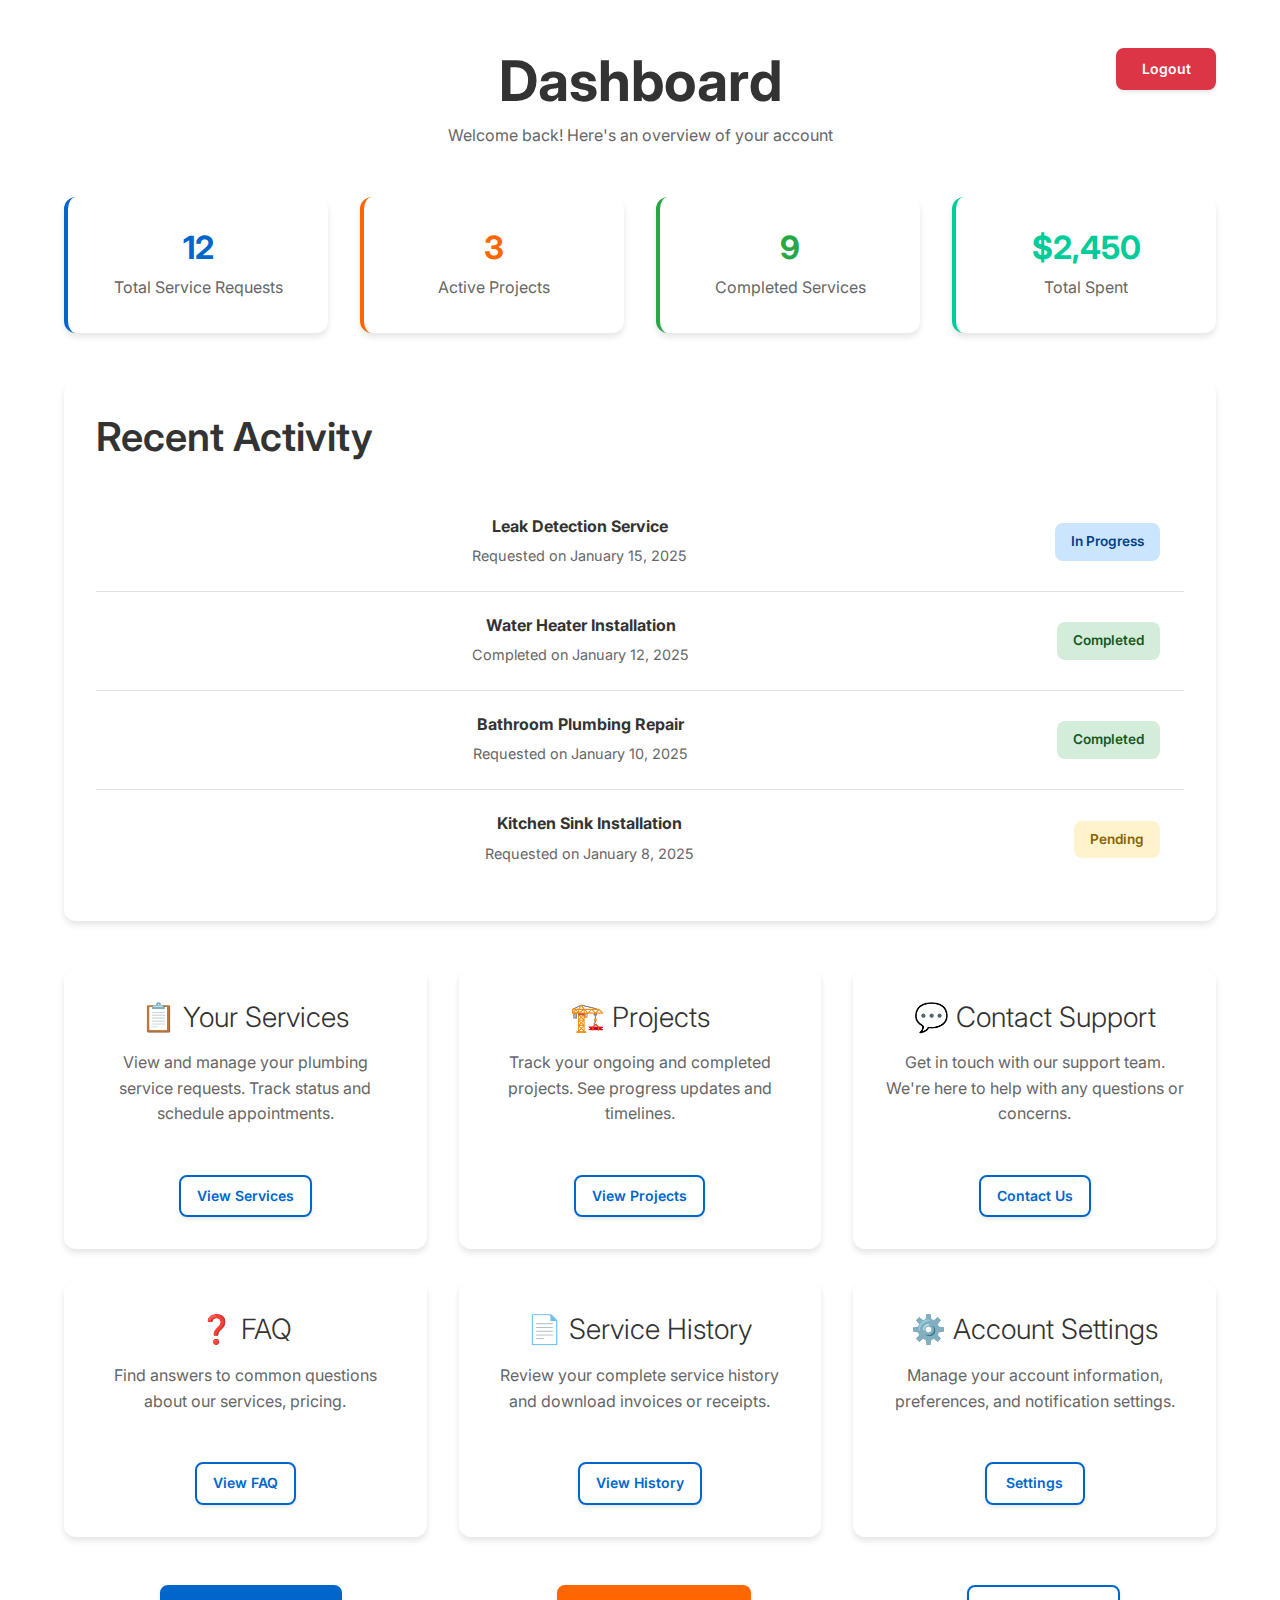
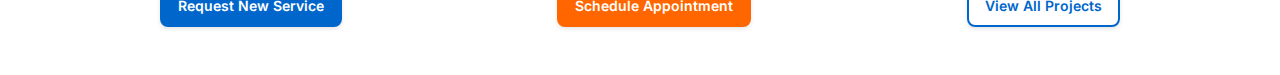
<file: dashboard.html>
<!DOCTYPE html>
<html lang="en">
<head>
    <meta charset="UTF-8">
    <meta name="viewport" content="width=device-width, initial-scale=1.0">
    <meta name="description" content="Dashboard - Professional Plumbing Services">
    <title>Dashboard - Professional Plumbing Services</title>
    <!-- Favicon -->
    <link rel="icon" href="data:image/svg+xml,<svg xmlns='http://www.w3.org/2000/svg' viewBox='0 0 100 100'><rect fill='%230066CC' width='100' height='100' rx='20'/><text x='50' y='70' font-size='60' text-anchor='middle' fill='white'>🔧</text></svg>" type="image/svg+xml">
    <link rel="icon" href="assets/images/favicon.svg" type="image/svg+xml">
    <link rel="apple-touch-icon" href="assets/images/favicon.svg">
    <link rel="preconnect" href="https://fonts.googleapis.com">
    <link rel="preconnect" href="https://fonts.gstatic.com" crossorigin>
    <link href="https://fonts.googleapis.com/css2?family=Inter:wght@300;400;500;600;700&display=swap" rel="stylesheet">
    <link rel="stylesheet" href="assets/css/style.css">
    <style>
        .dashboard-container {
            min-height: 100vh;
            padding: var(--space-xl) var(--space-md);
            max-width: 1200px;
            margin: 0 auto;
            width: 100%;
            box-sizing: border-box;
        }
        .dashboard-header {
            position: relative;
            margin-bottom: var(--space-xl);
            width: 100%;
            text-align: center;
        }
        .dashboard-header > div {
            text-align: center;
        }
        .dashboard-header h1 {
            margin-bottom: var(--space-xs);
            text-align: center;
        }
        .dashboard-header p {
            color: var(--text-light);
            margin: 0;
            text-align: center;
        }
        .dashboard-header .logout-btn {
            position: absolute;
            top: 0;
            right: 0;
            margin: 0;
        }
        .stats-grid {
            display: grid;
            grid-template-columns: repeat(auto-fit, minmax(250px, 1fr));
            gap: var(--space-lg);
            margin-bottom: var(--space-xl);
        }
        .stat-card {
            background: var(--bg-white);
            padding: var(--space-lg);
            border-radius: var(--border-radius-lg);
            box-shadow: var(--shadow-md);
            border-left: 4px solid var(--primary-color);
            transition: var(--transition);
        }
        .stat-card:hover {
            transform: translateY(-4px);
            box-shadow: var(--shadow-lg);
        }
        .stat-card h3 {
            font-size: 2rem;
            font-weight: 700;
            color: var(--primary-color);
            margin-bottom: var(--space-xs);
        }
        .stat-card p {
            color: var(--text-light);
            margin: 0;
        }
        .stat-card.secondary {
            border-left-color: var(--secondary-color);
        }
        .stat-card.secondary h3 {
            color: var(--secondary-color);
        }
        .stat-card.success {
            border-left-color: var(--success-color);
        }
        .stat-card.success h3 {
            color: var(--success-color);
        }
        .stat-card.accent {
            border-left-color: var(--accent-color);
        }
        .stat-card.accent h3 {
            color: var(--accent-color);
        }
        .dashboard-content {
            display: grid;
            grid-template-columns: repeat(auto-fit, minmax(300px, 1fr));
            gap: var(--space-lg);
            margin-bottom: var(--space-xl);
        }
        .dashboard-card {
            background: var(--bg-white);
            padding: var(--space-lg);
            border-radius: var(--border-radius-lg);
            box-shadow: var(--shadow-md);
            transition: var(--transition);
            text-align: center;
            display: flex;
            flex-direction: column;
            align-items: center;
        }
        .dashboard-card:hover {
            transform: translateY(-4px);
            box-shadow: var(--shadow-lg);
        }
        .dashboard-card h3 {
            margin-bottom: var(--space-sm);
            color: var(--text-dark);
            text-align: center;
        }
        .dashboard-card p {
            color: var(--text-light);
            margin-bottom: var(--space-md);
            text-align: center;
        }
        .dashboard-card .btn {
            margin-top: var(--space-md);
            display: inline-block;
            width: auto;
        }
        .recent-activity {
            background: var(--bg-white);
            padding: var(--space-lg);
            border-radius: var(--border-radius-lg);
            box-shadow: var(--shadow-md);
            margin-bottom: var(--space-xl);
            width: 100%;
            box-sizing: border-box;
        }
        .recent-activity h2 {
            margin-bottom: var(--space-lg);
            text-align: left;
        }
        .activity-item {
            padding: var(--space-md);
            border-bottom: 1px solid var(--border-color);
            display: flex;
            justify-content: space-between;
            align-items: center;
            flex-wrap: wrap;
            gap: var(--space-sm);
        }
        .activity-item:last-child {
            border-bottom: none;
        }
        .activity-item .activity-info {
            flex: 1;
            min-width: 200px;
        }
        .activity-item .activity-info h4 {
            margin-bottom: var(--space-xs);
            font-size: 1rem;
        }
        .activity-item .activity-info p {
            color: var(--text-light);
            font-size: 0.9rem;
            margin: 0;
        }
        .activity-status {
            padding: var(--space-xs) var(--space-sm);
            border-radius: var(--border-radius);
            font-size: 0.85rem;
            font-weight: 600;
        }
        .status-pending {
            background-color: #fff3cd;
            color: #856404;
        }
        .status-completed {
            background-color: #d4edda;
            color: #155724;
        }
        .status-in-progress {
            background-color: #cce5ff;
            color: #004085;
        }
        .quick-actions {
            display: flex;
            gap: var(--space-md);
            flex-wrap: wrap;
            margin-top: var(--space-lg);
            justify-content: center;
            align-items: center;
        }
        .logout-btn {
            background-color: var(--error-color);
            color: var(--bg-white);
            border-color: var(--error-color);
        }
        .logout-btn:hover {
            background-color: #c82333;
            border-color: #c82333;
        }
        /* Web view alignment fixes */
        @media (min-width: 769px) {
            .dashboard-content {
                grid-template-columns: repeat(3, 1fr);
            }
            .stats-grid {
                grid-template-columns: repeat(4, 1fr);
            }
        }
        
        @media (max-width: 768px) {
            .dashboard-header {
                text-align: center;
            }
            .dashboard-header .logout-btn {
                position: relative;
                top: auto;
                right: auto;
                margin-top: var(--space-md);
                display: inline-block;
            }
            .stats-grid {
                grid-template-columns: 1fr;
            }
            .dashboard-content {
                grid-template-columns: 1fr;
            }
            .quick-actions {
                flex-direction: column;
                align-items: stretch;
            }
            .quick-actions .btn {
                width: 100%;
            }
        }
    </style>
</head>
<body>
    <!-- Main Content -->
    <main class="main-content">
        <div class="dashboard-container">
            <div class="dashboard-header">
                <div>
                    <h1>Dashboard</h1>
                    <p>Welcome back! Here's an overview of your account</p>
                </div>
                <a href="index.html" class="btn logout-btn">Logout</a>
            </div>

            <!-- Stats Overview -->
            <div class="stats-grid">
                <div class="stat-card">
                    <h3>12</h3>
                    <p>Total Service Requests</p>
                </div>
                <div class="stat-card secondary">
                    <h3>3</h3>
                    <p>Active Projects</p>
                </div>
                <div class="stat-card success">
                    <h3>9</h3>
                    <p>Completed Services</p>
                </div>
                <div class="stat-card accent">
                    <h3>$2,450</h3>
                    <p>Total Spent</p>
                </div>
            </div>

            <!-- Recent Activity -->
            <div class="recent-activity">
                <h2>Recent Activity</h2>
                <div class="activity-item">
                    <div class="activity-info">
                        <h4>Leak Detection Service</h4>
                        <p>Requested on January 15, 2025</p>
                    </div>
                    <span class="activity-status status-in-progress">In Progress</span>
                </div>
                <div class="activity-item">
                    <div class="activity-info">
                        <h4>Water Heater Installation</h4>
                        <p>Completed on January 12, 2025</p>
                    </div>
                    <span class="activity-status status-completed">Completed</span>
                </div>
                <div class="activity-item">
                    <div class="activity-info">
                        <h4>Bathroom Plumbing Repair</h4>
                        <p>Requested on January 10, 2025</p>
                    </div>
                    <span class="activity-status status-completed">Completed</span>
                </div>
                <div class="activity-item">
                    <div class="activity-info">
                        <h4>Kitchen Sink Installation</h4>
                        <p>Requested on January 8, 2025</p>
                    </div>
                    <span class="activity-status status-pending">Pending</span>
                </div>
            </div>

            <!-- Dashboard Cards -->
            <div class="dashboard-content">
                <div class="dashboard-card">
                    <h3>📋 Your Services</h3>
                    <p>View and manage your plumbing service requests. Track status and schedule appointments.</p>
                    <a href="services.html" class="btn btn-outline">View Services</a>
                </div>
                <div class="dashboard-card">
                    <h3>🏗️ Projects</h3>
                    <p>Track your ongoing and completed projects. See progress updates and timelines.</p>
                    <a href="projects.html" class="btn btn-outline">View Projects</a>
                </div>
                <div class="dashboard-card">
                    <h3>💬 Contact Support</h3>
                    <p>Get in touch with our support team. We're here to help with any questions or concerns.</p>
                    <a href="contact.html" class="btn btn-outline">Contact Us</a>
                </div>
                <div class="dashboard-card">
                    <h3>❓ FAQ</h3>
                    <p>Find answers to common questions about our services, pricing.</p>
                    <a href="faq.html" class="btn btn-outline">View FAQ</a>
                </div>
                <div class="dashboard-card">
                    <h3>📄 Service History</h3>
                    <p>Review your complete service history and download invoices or receipts.</p>
                    <a href="services.html" class="btn btn-outline">View History</a>
                </div>
                <div class="dashboard-card">
                    <h3>⚙️ Account Settings</h3>
                    <p>Manage your account information, preferences, and notification settings.</p>
                    <a href="contact.html" class="btn btn-outline">Settings</a>
                </div>
            </div>

            <!-- Quick Actions -->
            <div class="quick-actions">
                <a href="services.html" class="btn btn-primary">Request New Service</a>
                <a href="contact.html" class="btn btn-secondary">Schedule Appointment</a>
                <a href="projects.html" class="btn btn-outline">View All Projects</a>
            </div>
        </div>
    </main>

    <!-- Scripts -->
    <script src="assets/js/script.js"></script>
</body>
</html>
</file>
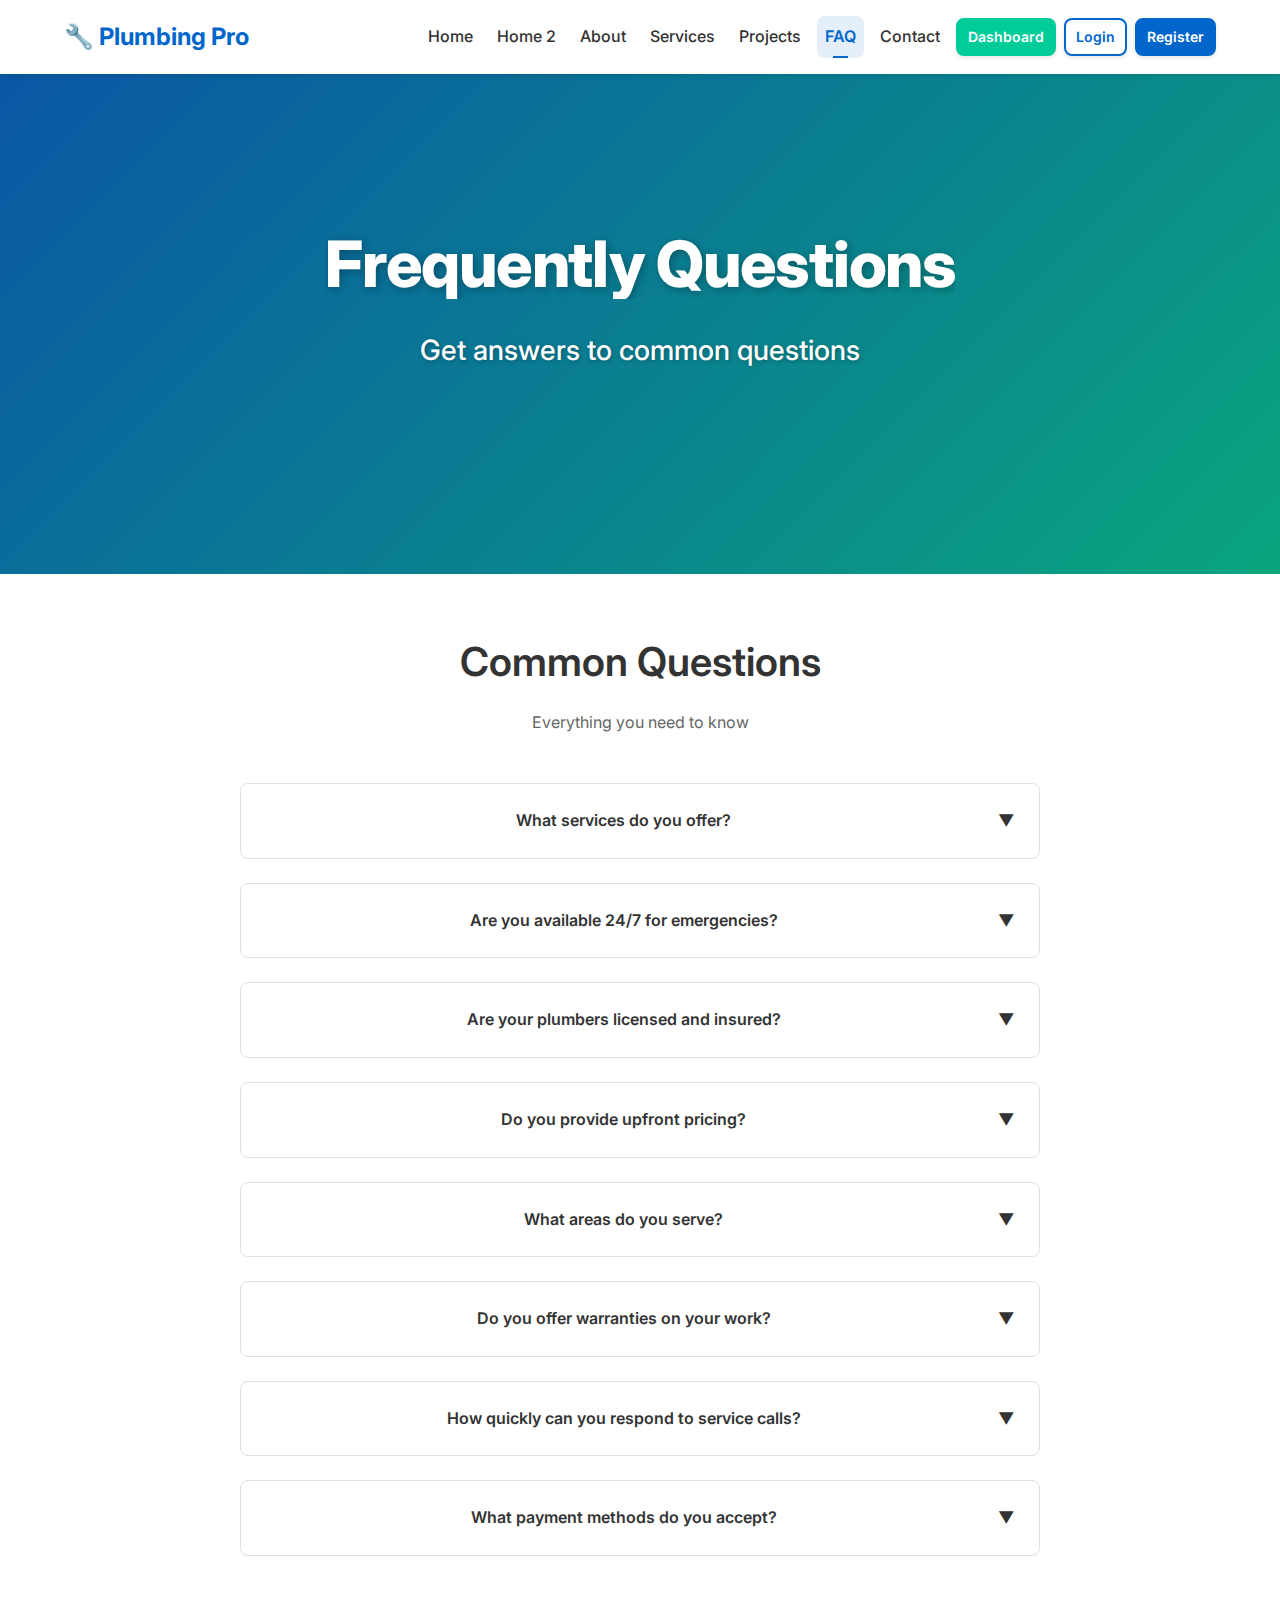
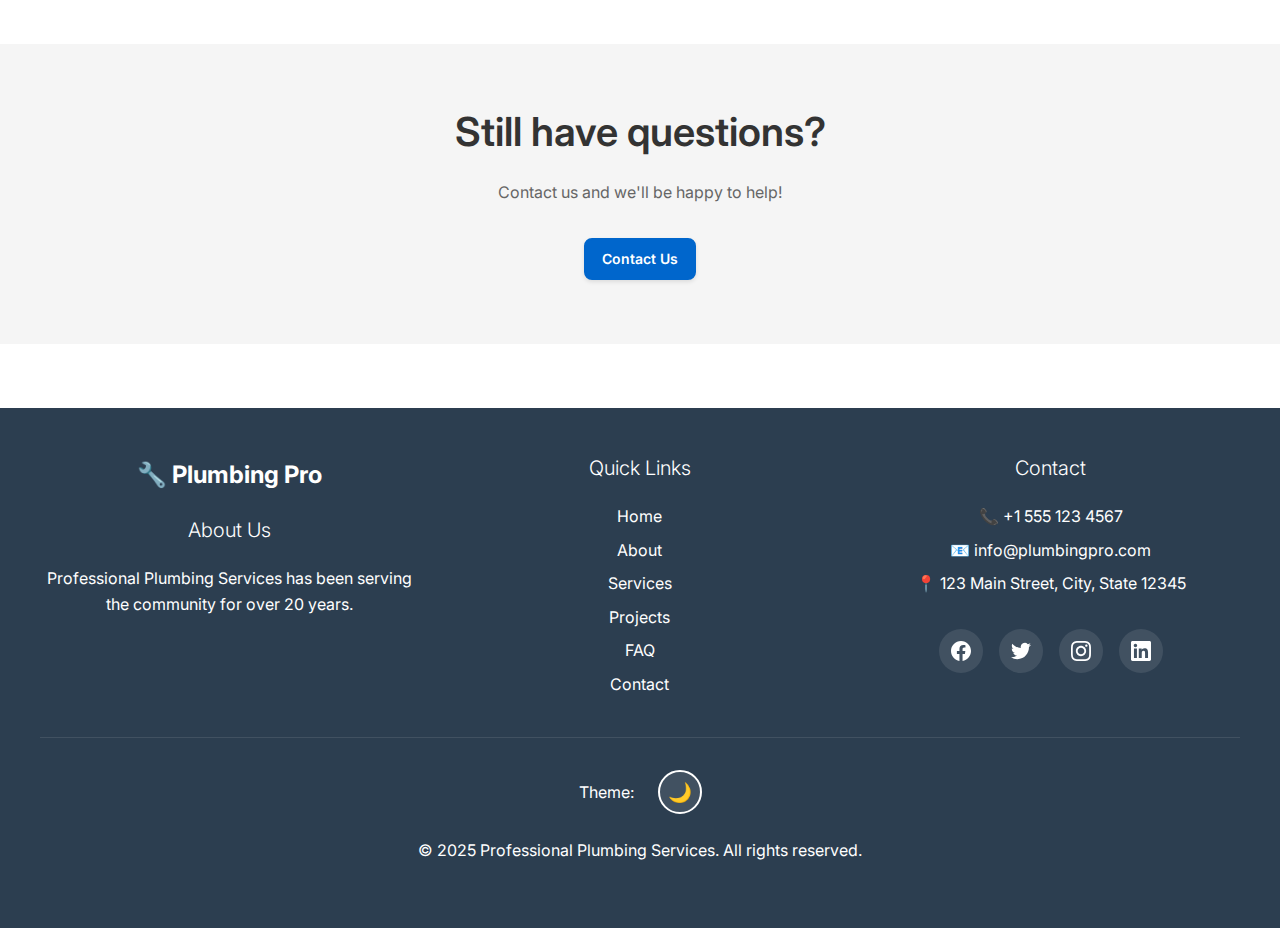
<file: faq.html>
<!DOCTYPE html>
<html lang="en">
<head>
    <meta charset="UTF-8">
    <meta name="viewport" content="width=device-width, initial-scale=1.0">
    <meta name="description" content="Frequently asked questions about our plumbing services">
    <title>FAQ - Professional Plumbing </title>
    <!-- Favicon -->
    <link rel="icon" href="data:image/svg+xml,<svg xmlns='http://www.w3.org/2000/svg' viewBox='0 0 100 100'><rect fill='%230066CC' width='100' height='100' rx='20'/><text x='50' y='70' font-size='60' text-anchor='middle' fill='white'>🔧</text></svg>" type="image/svg+xml">
    <link rel="icon" href="assets/images/favicon.svg" type="image/svg+xml">
    <link rel="apple-touch-icon" href="assets/images/favicon.svg">
    <link rel="preconnect" href="https://fonts.googleapis.com">
    <link rel="preconnect" href="https://fonts.gstatic.com" crossorigin>
    <link href="https://fonts.googleapis.com/css2?family=Inter:wght@300;400;500;600;700&display=swap" rel="stylesheet">
    <link rel="stylesheet" href="assets/css/style.css">
    <style>
        .faq-item {
            background-color: var(--bg-white);
            border: 1px solid var(--border-color);
            border-radius: var(--border-radius);
            margin-bottom: var(--space-md);
            overflow: hidden;
        }
        .faq-question {
            padding: var(--space-md);
            cursor: pointer;
            display: flex;
            justify-content: space-between;
            align-items: center;
            font-weight: 600;
            transition: var(--transition);
            white-space: nowrap;
        }
        .faq-question:hover {
            background-color: var(--bg-light);
        }
        .faq-answer {
            padding: 0 var(--space-md);
            max-height: 0;
            overflow: hidden;
            transition: max-height 0.3s ease, padding 0.3s ease;
        }
        .faq-item.active .faq-answer {
            max-height: 500px;
            padding: var(--space-md);
        }
        .faq-icon {
            transition: transform 0.3s ease;
        }
        .faq-item.active .faq-icon {
            transform: rotate(180deg);
        }
    </style>
</head>
<body>
    <header class="header">
        <nav class="nav-container">
            <a href="index.html" class="logo">
                <span style="white-space: nowrap;">🔧 Plumbing Pro</span>
            </a>
            <ul class="nav-menu">
                <li><a href="index.html">Home</a></li>
                <li><a href="home2.html">Home 2</a></li>
                <li><a href="about.html">About</a></li>
                <li><a href="services.html">Services</a></li>
                <li><a href="projects.html">Projects</a></li>
                <li><a href="faq.html" class="active">FAQ</a></li>
                <li><a href="contact.html">Contact</a></li>
                <li><a href="dashboard.html" class="nav-btn nav-btn-dashboard">Dashboard</a></li>
                <li><a href="login.html" class="nav-btn nav-btn-login">Login</a></li>
                <li><a href="register.html" class="nav-btn nav-btn-register">Register</a></li>
            </ul>
            <div class="hamburger">
                <span></span>
                <span></span>
                <span></span>
            </div>
        </nav>
        <div class="nav-overlay"></div>
    </header>

    <main class="main-content">
        <section class="hero">
            <div class="hero-content">
                <h1>Frequently  Questions</h1>
                <p>Get answers to common questions</p>
            </div>
        </section>

        <section class="section">
            <div class="container">
                <div class="section-title">
                    <h2>Common Questions</h2>
                    <p>Everything you need to know</p>
                </div>
                <div style="max-width: 800px; margin: 0 auto; text-align: center;">
                    <div class="faq-item" data-animate>
                        <div class="faq-question" onclick="this.parentElement.classList.toggle('active')" style="white-space: nowrap;">
                            <span>What services do you offer?</span>
                            <span class="faq-icon">▼</span>
                        </div>
                        <div class="faq-answer">
                            <p>We offer comprehensive plumbing services including leak detection, pipe repair and replacement, water heater installation and repair, bathroom and kitchen plumbing, emergency services, and more. See our <a href="services.html">Services</a> page for complete details.</p>
                        </div>
                    </div>
                    <div class="faq-item" data-animate>
                        <div class="faq-question" onclick="this.parentElement.classList.toggle('active')">
                            <span>Are you available 24/7 for emergencies?</span>
                            <span class="faq-icon">▼</span>
                        </div>
                        <div class="faq-answer">
                            <p>Yes, we provide 24/7 emergency plumbing services. You can call us anytime for urgent issues like burst pipes, severe leaks, backed-up sewers, or no hot water. We respond quickly to minimize damage to your property.</p>
                        </div>
                    </div>
                    <div class="faq-item" data-animate>
                        <div class="faq-question" onclick="this.parentElement.classList.toggle('active')">
                            <span>Are your plumbers licensed and insured?</span>
                            <span class="faq-icon">▼</span>
                        </div>
                        <div class="faq-answer">
                            <p>Absolutely. All our plumbers are fully licensed, insured, and background checked. We maintain proper insurance coverage to protect both our team and your property.</p>
                        </div>
                    </div>
                    <div class="faq-item" data-animate>
                        <div class="faq-question" onclick="this.parentElement.classList.toggle('active')">
                            <span>Do you provide upfront pricing?</span>
                            <span class="faq-icon">▼</span>
                        </div>
                        <div class="faq-answer">
                            <p>Yes, we believe in transparent pricing. After inspecting the issue, we provide a detailed estimate before starting any work. There are no hidden fees, and we'll discuss all costs upfront.</p>
                        </div>
                    </div>
                    <div class="faq-item" data-animate>
                        <div class="faq-question" onclick="this.parentElement.classList.toggle('active')">
                            <span>What areas do you serve?</span>
                            <span class="faq-icon">▼</span>
                        </div>
                        <div class="faq-answer">
                            <p>We serve residential and commercial properties throughout the region. Contact us to confirm if we service your area, or check our <a href="contact.html">Contact</a> page for more information.</p>
                        </div>
                    </div>
                    <div class="faq-item" data-animate>
                        <div class="faq-question" onclick="this.parentElement.classList.toggle('active')">
                            <span>Do you offer warranties on your work?</span>
                            <span class="faq-icon">▼</span>
                        </div>
                        <div class="faq-answer">
                            <p>Yes, we stand behind our work with warranties. The specific warranty terms depend on the type of service provided. We'll explain the warranty details when we provide your estimate.</p>
                        </div>
                    </div>
                    <div class="faq-item" data-animate>
                        <div class="faq-question" onclick="this.parentElement.classList.toggle('active')">
                            <span>How quickly can you respond to service calls?</span>
                            <span class="faq-icon">▼</span>
                        </div>
                        <div class="faq-answer">
                            <p>For emergency calls, we typically respond within 1-2 hours. For scheduled appointments, we can usually accommodate same-day or next-day service depending on availability.</p>
                        </div>
                    </div>
                    <div class="faq-item" data-animate>
                        <div class="faq-question" onclick="this.parentElement.classList.toggle('active')">
                            <span>What payment methods do you accept?</span>
                            <span class="faq-icon">▼</span>
                        </div>
                        <div class="faq-answer">
                            <p>We accept cash, checks, and all major credit cards. Payment is typically due upon completion of the work unless other arrangements have been made for larger projects.</p>
                        </div>
                    </div>
                </div>
            </div>
        </section>

        <section class="section" style="background-color: var(--bg-light);">
            <div class="container">
                <div style="text-align: center; max-width: 600px; margin: 0 auto;">
                    <h2>Still have questions?</h2>
                    <p style="margin-bottom: var(--space-lg);">Contact us and we'll be happy to help!</p>
                    <a href="contact.html" class="btn btn-primary">Contact Us</a>
                </div>
            </div>
        </section>
    </main>

    <footer class="footer">
        <div class="footer-content">
            <div class="footer-section">
                <a href="index.html" class="footer-logo">
                    
                    <span>🔧 Plumbing Pro</span>
                </a>
                <h3>About Us</h3>
                <p>Professional Plumbing Services has been serving the community for over 20 years.</p>
            </div>
            <div class="footer-section">
                <h3>Quick Links</h3>
                <ul>
                    <li><a href="index.html">Home</a></li>
                    <li><a href="about.html">About</a></li>
                    <li><a href="services.html">Services</a></li>
                    <li><a href="projects.html">Projects</a></li>
                    <li><a href="faq.html">FAQ</a></li>
                    <li><a href="contact.html">Contact</a></li>
                </ul>
            </div>
            <div class="footer-section">
                <h3>Contact</h3>
                <div class="contact-info">
                    <p>📞 <a href="tel:+15551234567">+1 555 123 4567</a></p>
                    <p>📧 <a href="mailto:info@plumbingpro.com">info@plumbingpro.com</a></p>
                    <p>📍 123 Main Street, City, State 12345</p>
                </div>
                <div class="social-icons">
                    <a href="https://facebook.com" class="social-icon facebook" target="_blank" rel="noopener noreferrer" aria-label="Facebook">
                        <svg viewBox="0 0 24 24"><path d="M24 12.073c0-6.627-5.373-12-12-12s-12 5.373-12 12c0 5.99 4.388 10.954 10.125 11.854v-8.385H7.078v-3.47h3.047V9.43c0-3.007 1.792-4.669 4.533-4.669 1.312 0 2.686.235 2.686.235v2.953H15.83c-1.491 0-1.956.925-1.956 1.874v2.25h3.328l-.532 3.47h-2.796v8.385C19.612 23.027 24 18.062 24 12.073z"/></svg>
                    </a>
                    <a href="https://twitter.com" class="social-icon twitter" target="_blank" rel="noopener noreferrer" aria-label="Twitter">
                        <svg viewBox="0 0 24 24"><path d="M23.953 4.57a10 10 0 01-2.825.775 4.958 4.958 0 002.163-2.723c-.951.555-2.005.959-3.127 1.184a4.92 4.92 0 00-8.384 4.482C7.69 8.095 4.067 6.13 1.64 3.162a4.822 4.822 0 00-.666 2.475c0 1.71.87 3.213 2.188 4.096a4.904 4.904 0 01-2.228-.616v.06a4.923 4.923 0 003.946 4.827 4.996 4.996 0 01-2.212.085 4.936 4.936 0 004.604 3.417 9.867 9.867 0 01-6.102 2.105c-.39 0-.779-.023-1.17-.067a13.995 13.995 0 007.557 2.209c9.053 0 13.998-7.496 13.998-13.985 0-.21 0-.42-.015-.63A9.935 9.935 0 0024 4.59z"/></svg>
                    </a>
                    <a href="https://instagram.com" class="social-icon instagram" target="_blank" rel="noopener noreferrer" aria-label="Instagram">
                        <svg viewBox="0 0 24 24"><path d="M12 0C8.74 0 8.333.015 7.053.072 5.775.132 4.905.333 4.14.63c-.789.306-1.459.717-2.126 1.384S.935 3.35.63 4.14C.333 4.905.131 5.775.072 7.053.012 8.333 0 8.74 0 12s.015 3.667.072 4.947c.06 1.277.261 2.148.558 2.913.306.788.717 1.459 1.384 2.126.667.666 1.336 1.079 2.126 1.384.766.296 1.636.499 2.913.558C8.333 23.988 8.74 24 12 24s3.667-.015 4.947-.072c1.277-.06 2.148-.262 2.913-.558.788-.306 1.459-.718 2.126-1.384.666-.667 1.079-1.335 1.384-2.126.296-.765.499-1.636.558-2.913.06-1.28.072-1.687.072-4.947s-.015-3.667-.072-4.947c-.06-1.277-.262-2.149-.558-2.913-.306-.789-.718-1.459-1.384-2.126C21.319 1.347 20.651.935 19.86.63c-.765-.297-1.636-.499-2.913-.558C15.667.012 15.26 0 12 0zm0 2.16c3.203 0 3.585.016 4.85.071 1.17.055 1.805.249 2.227.415.562.217.96.477 1.382.896.419.42.679.819.896 1.381.164.422.36 1.057.413 2.227.057 1.266.07 1.646.07 4.85s-.015 3.585-.074 4.85c-.061 1.17-.256 1.805-.421 2.227-.224.562-.479.96-.899 1.382-.419.419-.824.679-1.38.896-.42.164-1.065.36-2.235.413-1.274.057-1.649.07-4.859.07-3.211 0-3.586-.015-4.859-.074-1.171-.061-1.816-.256-2.236-.421-.569-.224-.96-.479-1.379-.899-.421-.419-.69-.824-.9-1.38-.165-.42-.359-1.065-.42-2.235-.045-1.26-.061-1.649-.061-4.844 0-3.196.016-3.586.061-4.861.061-1.17.255-1.814.42-2.234.21-.57.479-.96.9-1.381.419-.419.81-.689 1.379-.898.42-.166 1.051-.361 2.221-.421 1.275-.045 1.65-.06 4.859-.06l.045.03zm0 3.678c-3.405 0-6.162 2.76-6.162 6.162 0 3.405 2.76 6.162 6.162 6.162 3.405 0 6.162-2.76 6.162-6.162 0-3.405-2.76-6.162-6.162-6.162zM12 16c-2.21 0-4-1.79-4-4s1.79-4 4-4 4 1.79 4 4-1.79 4-4 4zm7.846-10.405c0 .795-.646 1.44-1.44 1.44-.795 0-1.44-.646-1.44-1.44 0-.794.646-1.439 1.44-1.439.793-.001 1.44.645 1.44 1.439z"/></svg>
                    </a>
                    <a href="https://linkedin.com" class="social-icon linkedin" target="_blank" rel="noopener noreferrer" aria-label="LinkedIn">
                        <svg viewBox="0 0 24 24"><path d="M20.447 20.452h-3.554v-5.569c0-1.328-.027-3.037-1.852-3.037-1.853 0-2.136 1.445-2.136 2.939v5.667H9.351V9h3.414v1.561h.046c.477-.9 1.637-1.85 3.37-1.85 3.601 0 4.267 2.37 4.267 5.455v6.286zM5.337 7.433c-1.144 0-2.063-.926-2.063-2.065 0-1.138.92-2.063 2.063-2.063 1.14 0 2.064.925 2.064 2.063 0 1.139-.925 2.065-2.064 2.065zm1.782 13.019H3.555V9h3.564v11.452zM22.225 0H1.771C.792 0 0 .774 0 1.729v20.542C0 23.227.792 24 1.771 24h20.451C23.2 24 24 23.227 24 22.271V1.729C24 .774 23.2 0 22.222 0h.003z"/></svg>
                    </a>
                </div>
            </div>
        </div>
        <div class="footer-bottom">
            <div style="display: flex; justify-content: center; align-items: center; gap: var(--space-md); margin-bottom: var(--space-md);">
                <span style="color: #ffffff;">Theme:</span>
                <button class="theme-toggle footer-theme-toggle" id="themeToggle" aria-label="Toggle dark mode">🌙</button>
            </div>
            <p>&copy; 2025 Professional Plumbing Services. All rights reserved.</p>
        </div>
    </footer>

    <script src="assets/js/script.js"></script>
</body>
</html>
</file>
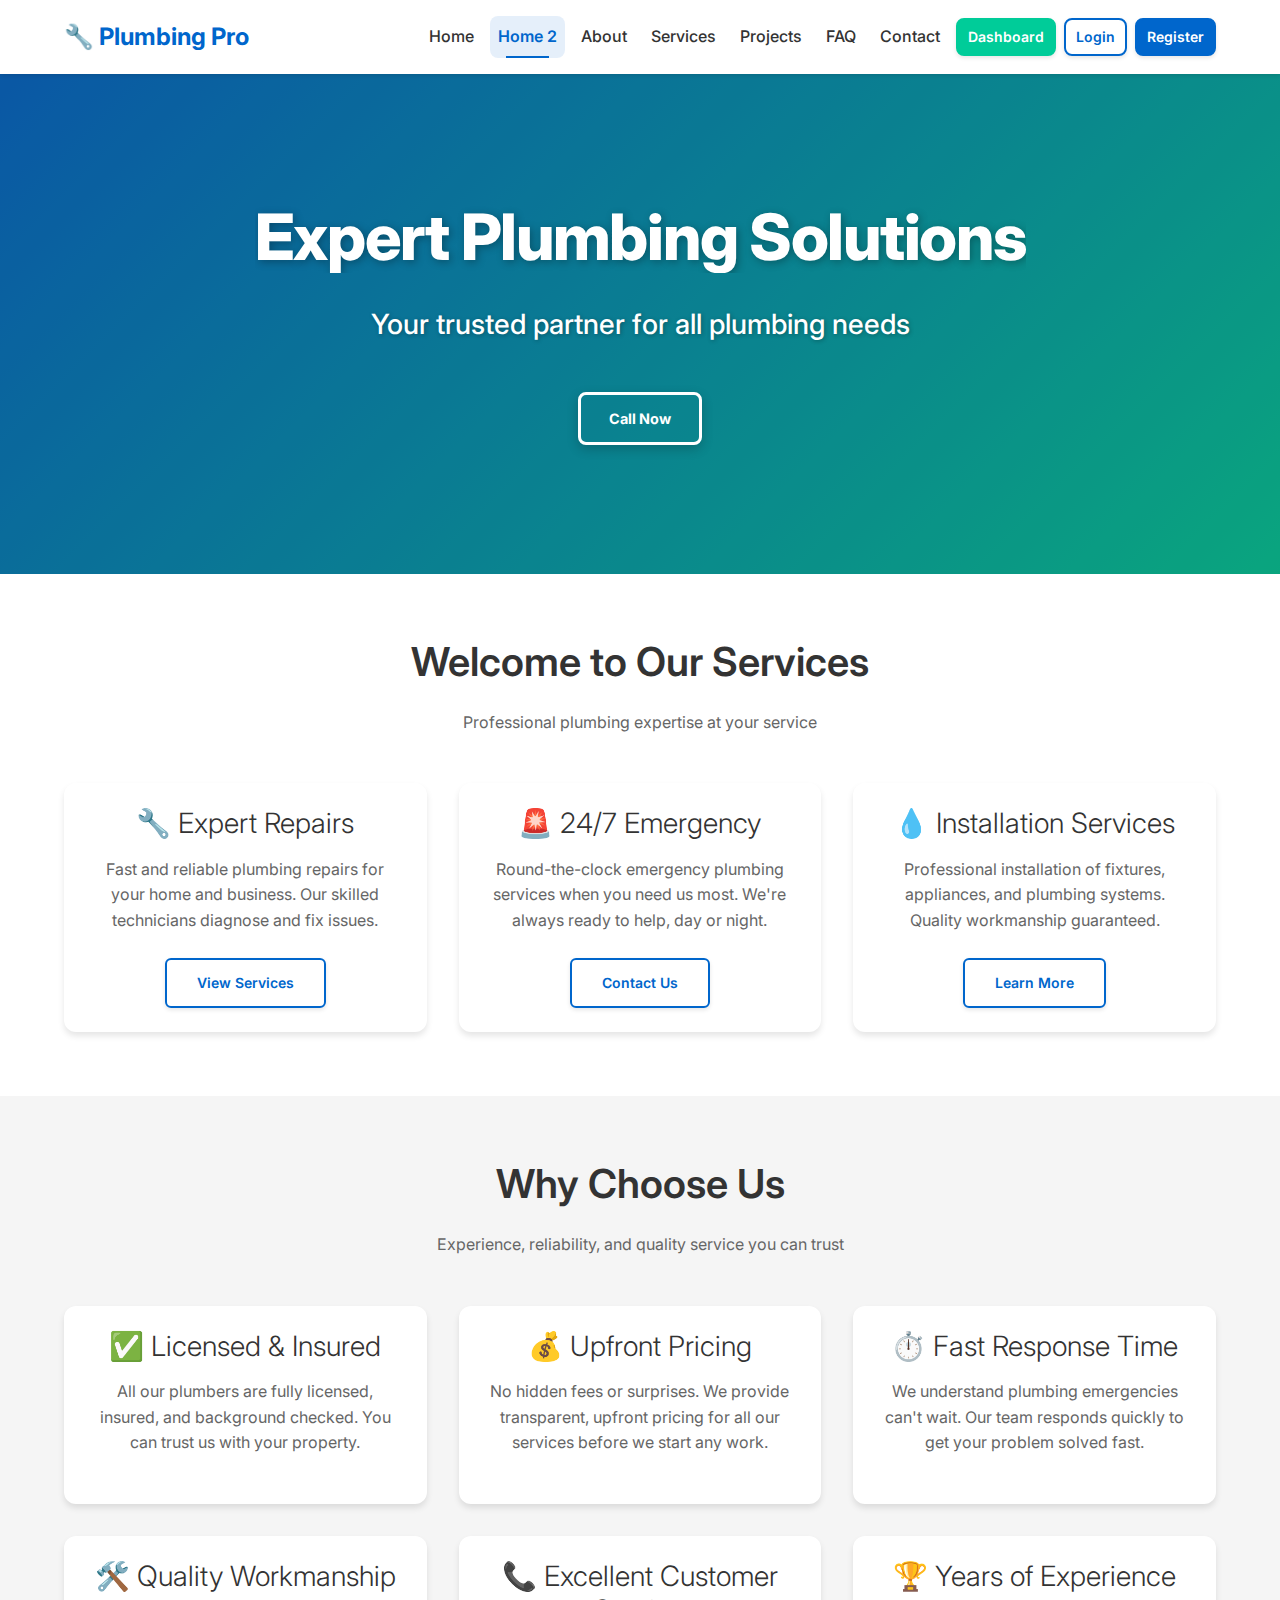
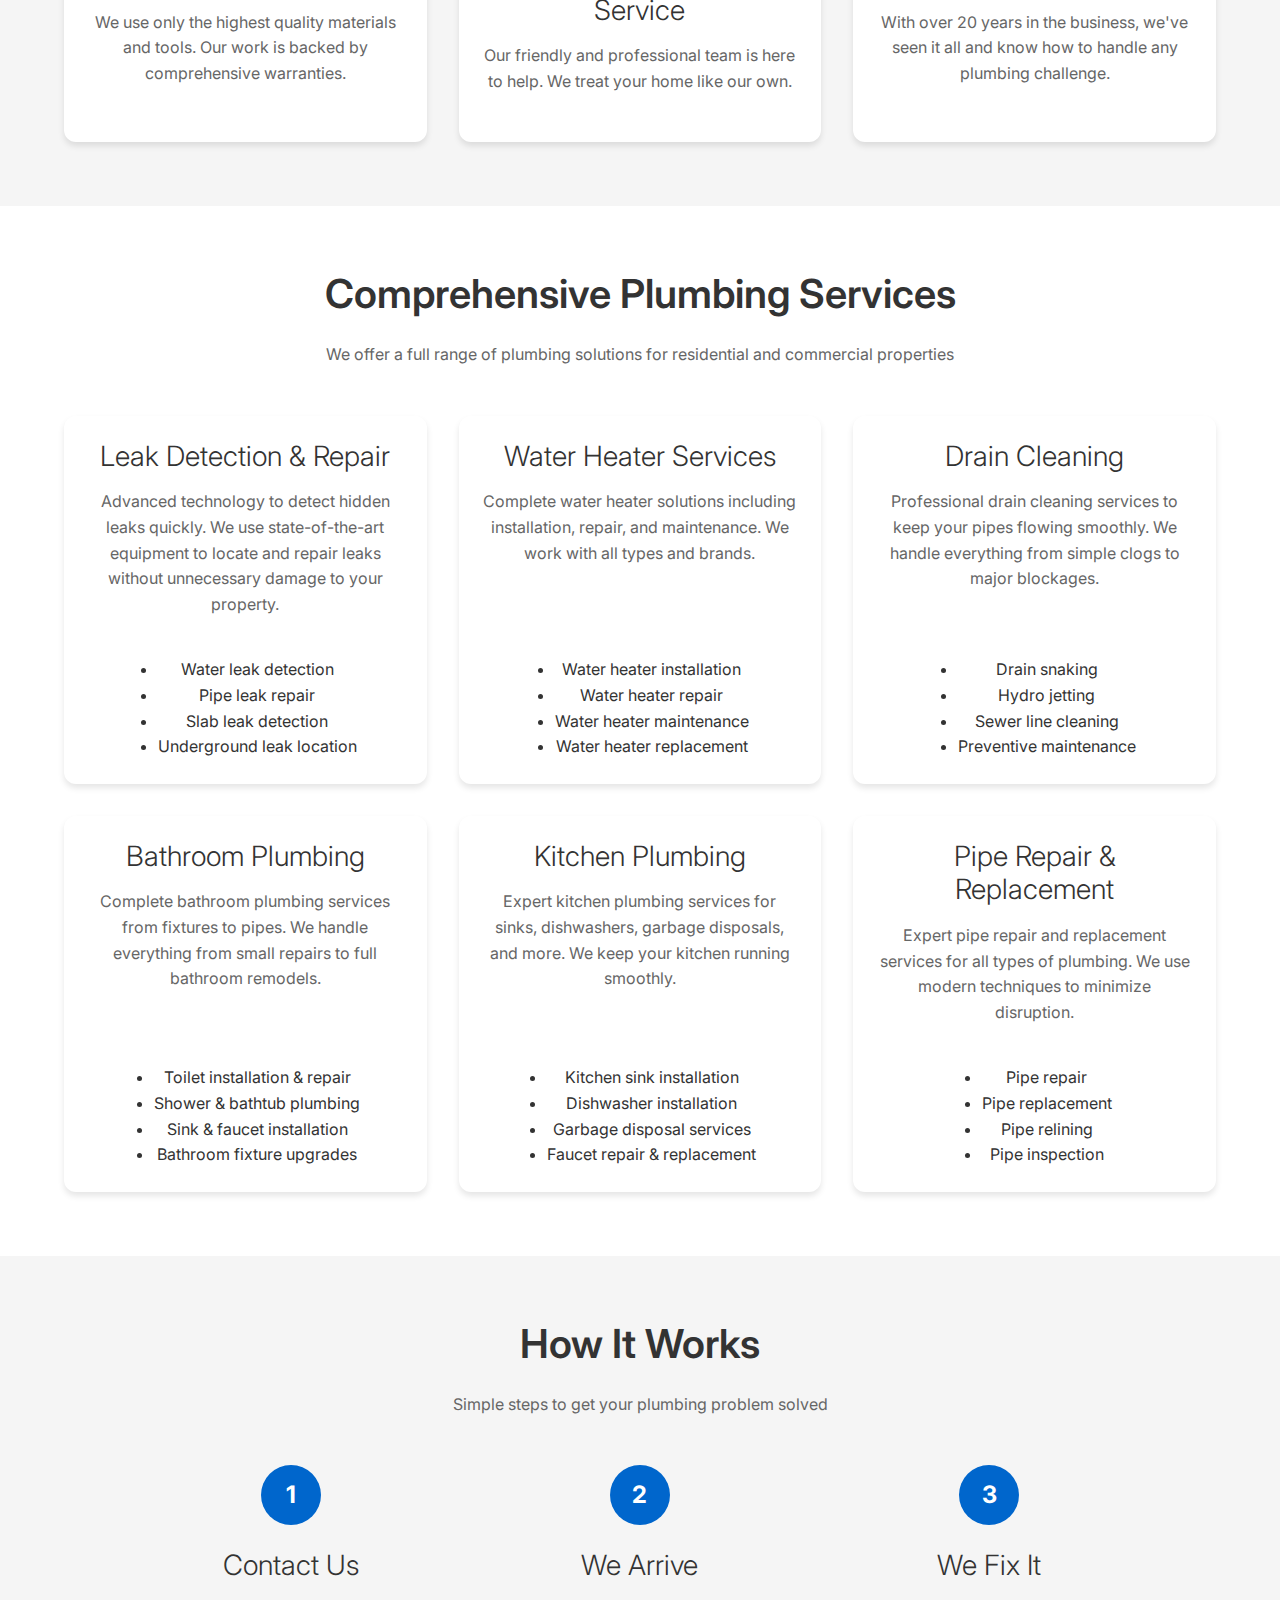
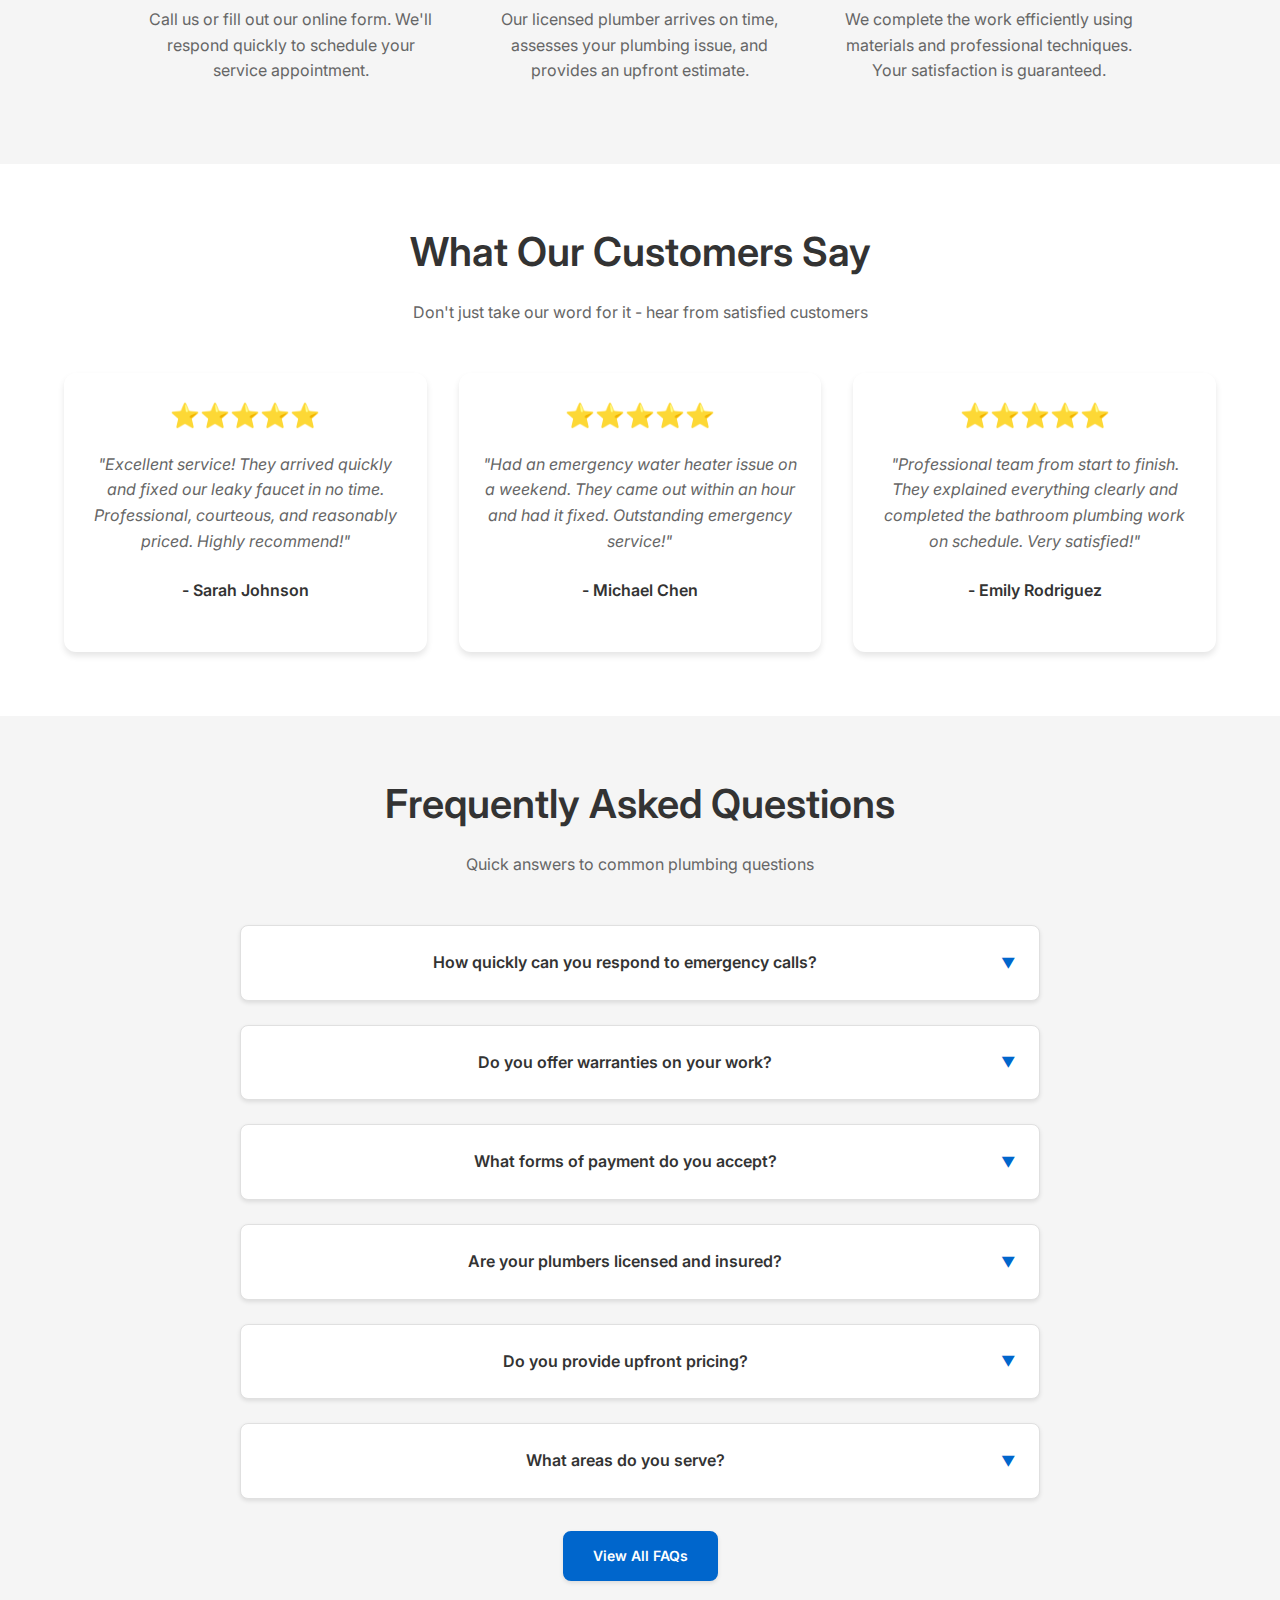
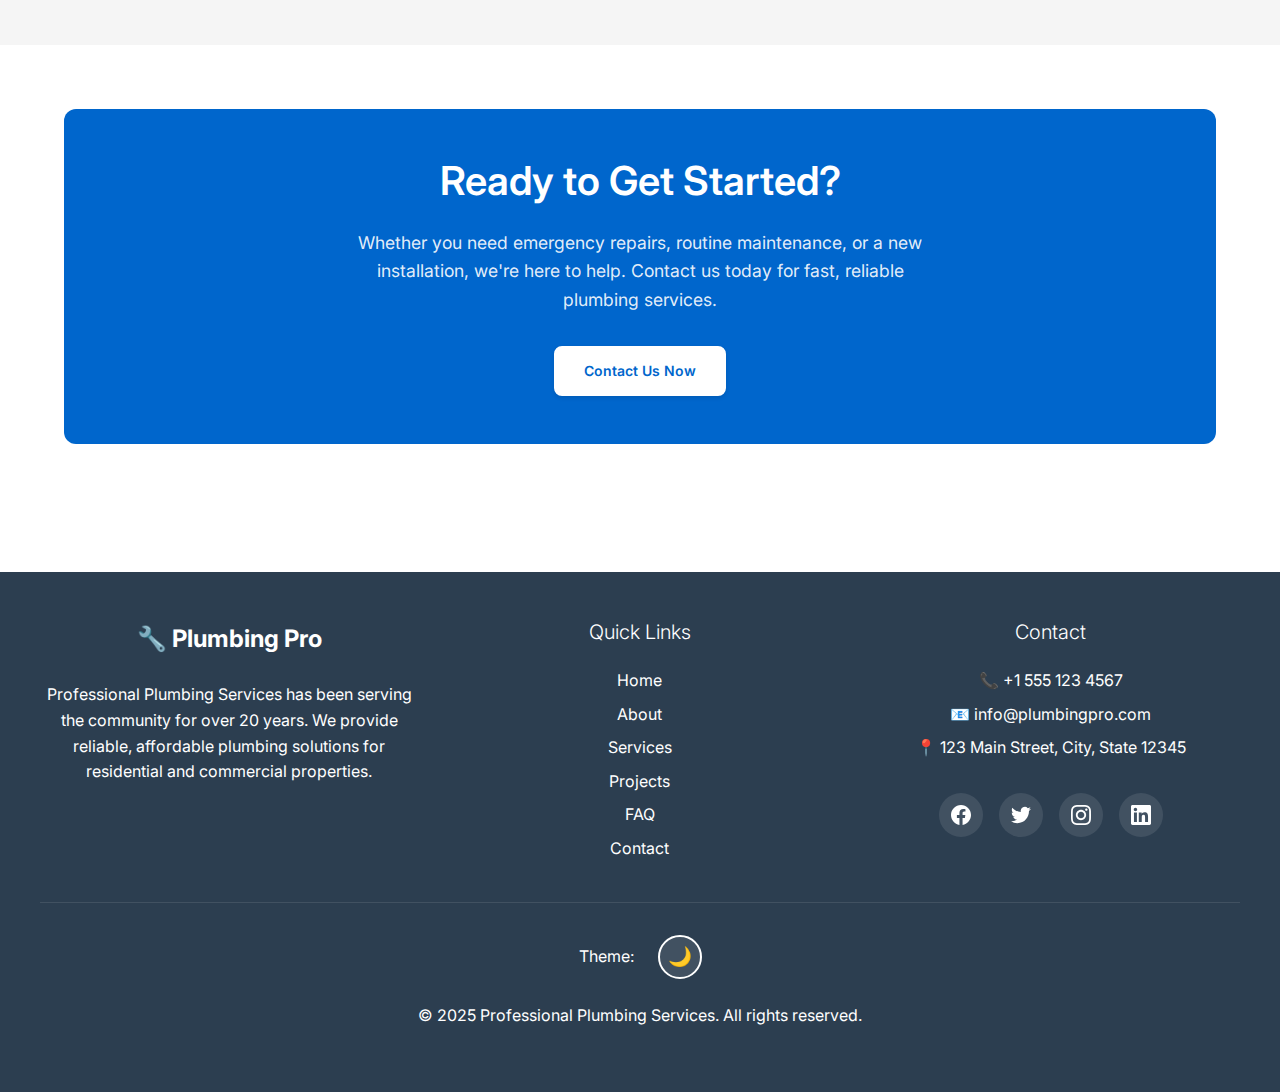
<file: home2.html>
<!DOCTYPE html>
<html lang="en">
<head>
    <meta charset="UTF-8">
    <meta name="viewport" content="width=device-width, initial-scale=1.0">
    <meta name="description" content="Alternative homepage for Professional Plumbing Services">
    <title>Home 2 - Professional Plumbing Services</title>
    <!-- Favicon -->
    <link rel="icon" href="data:image/svg+xml,<svg xmlns='http://www.w3.org/2000/svg' viewBox='0 0 100 100'><rect fill='%230066CC' width='100' height='100' rx='20'/><text x='50' y='70' font-size='60' text-anchor='middle' fill='white'>🔧</text></svg>" type="image/svg+xml">
    <link rel="icon" href="assets/images/favicon.svg" type="image/svg+xml">
    <link rel="apple-touch-icon" href="assets/images/favicon.svg">
    <link rel="preconnect" href="https://fonts.googleapis.com">
    <link rel="preconnect" href="https://fonts.gstatic.com" crossorigin>
    <link href="https://fonts.googleapis.com/css2?family=Inter:wght@300;400;500;600;700&display=swap" rel="stylesheet">
    <link rel="stylesheet" href="assets/css/style.css">
    <style>
        .faq-item {
            background-color: var(--bg-white);
            border: 1px solid var(--border-color);
            border-radius: var(--border-radius);
            margin-bottom: var(--space-md);
            overflow: hidden;
            box-shadow: var(--shadow-sm);
            transition: var(--transition);
        }
        .faq-item:hover {
            box-shadow: var(--shadow-md);
        }
        .faq-question {
            padding: var(--space-md);
            cursor: pointer;
            display: flex;
            justify-content: space-between;
            align-items: center;
            font-weight: 600;
            transition: var(--transition);
            user-select: none;
        }
        .faq-question:hover {
            background-color: var(--bg-light);
        }
        .faq-answer {
            padding: 0 var(--space-md);
            max-height: 0;
            overflow: hidden;
            transition: max-height 0.3s ease, padding 0.3s ease;
            color: var(--text-light);
            line-height: 1.6;
        }
        .faq-item.active .faq-answer {
            max-height: 500px;
            padding: 0 var(--space-md) var(--space-md);
        }
        .faq-icon {
            transition: transform 0.3s ease;
            font-size: 0.875rem;
            color: var(--primary-color);
        }
        .faq-item.active .faq-icon {
            transform: rotate(180deg);
        }
        
        /* Card button styles matching home1 */
        .card-content {
            text-align: center;
        }
    
        .card-content .btn {
            width: auto !important;
            display: inline-block !important;
            padding: 12px 30px;
            border-radius: 6px;
        }
        
        /* Keep buttons normal size on tablets for home2 - matching home1 */
        @media (max-width: 1024px) and (min-width: 769px) {
            .btn {
                min-width: auto !important;
                max-width: none !important;
                width: auto !important;
                display: inline-block !important;
                font-size: 0.875rem !important;
                padding: 12px 28px !important;
                min-height: auto !important;
            }
            
            .hero-content .btn {
                display: inline-block !important;
                width: auto !important;
                font-size: 0.875rem !important;
                padding: 12px 28px !important;
                min-height: auto !important;
                min-width: auto !important;
                max-width: none !important;
            }
            
            .card-content .btn,
            .card .btn {
                width: auto !important;
                display: inline-block !important;
                font-size: 0.875rem !important;
                padding: 12px 30px !important;
                min-width: auto !important;
                max-width: none !important;
                border-radius: 6px;
            }
            
            /* All other buttons */
            .section .btn,
            .quick-actions .btn {
                display: inline-block !important;
                width: auto !important;
                padding: 12px 28px !important;
                min-width: auto !important;
                max-width: none !important;
            }
        }
        
        /* Fix mobile overflow issues */
        @media (max-width: 768px) {
            /* Allow text to wrap on mobile */
            h1, h2, h3, p {
                white-space: normal !important;
                word-wrap: break-word !important;
                overflow-wrap: break-word !important;
            }
            
            /* Hero section fixes */
            .hero-content h1,
            .hero-content p {
                white-space: normal !important;
                max-width: 100% !important;
                word-wrap: break-word !important;
            }
            
            /* Section titles */
            .section-title h2,
            .section-title p {
                white-space: normal !important;
                word-wrap: break-word !important;
            }
            
            /* Buttons */
            .btn {
                white-space: normal !important;
                word-wrap: break-word !important;
                max-width: 100% !important;
            }
            
            /* Container fixes */
            .container {
                padding: 0 var(--space-sm) !important;
                max-width: 100% !important;
                box-sizing: border-box !important;
            }
            
            /* Card content */
            .card-content {
                padding: var(--space-md) !important;
                word-wrap: break-word !important;
            }
            
            .card-content h3,
            .card-content p {
                white-space: normal !important;
                word-wrap: break-word !important;
            }
            
            /* Prevent horizontal scroll */
            * {
                max-width: 100% !important;
                box-sizing: border-box !important;
            }
            
            main, section {
                overflow-x: hidden !important;
                max-width: 100vw !important;
            }
        }
    </style>
</head>
<body>
    <header class="header">
        <nav class="nav-container">
            <a href="index.html" class="logo">
                <span style="white-space: nowrap;">🔧 Plumbing Pro</span>
            </a>
            <ul class="nav-menu">
                <li><a href="index.html">Home</a></li>
                <li><a href="home2.html" class="active">Home 2</a></li>
                <li><a href="about.html">About</a></li>
                <li><a href="services.html">Services</a></li>
                <li><a href="projects.html">Projects</a></li>
                <li><a href="faq.html">FAQ</a></li>
                <li><a href="contact.html">Contact</a></li>
                <li><a href="dashboard.html" class="nav-btn nav-btn-dashboard">Dashboard</a></li>
                <li><a href="login.html" class="nav-btn nav-btn-login">Login</a></li>
                <li><a href="register.html" class="nav-btn nav-btn-register">Register</a></li>
            </ul>
            <div class="hamburger">
                <span></span>
                <span></span>
                <span></span>
            </div>
        </nav>
        <div class="nav-overlay"></div>
    </header>

    <main class="main-content">
        <section class="hero">
            <div class="hero-content">
                <h1>Expert Plumbing Solutions</h1>
                <p style="white-space: nowrap;">Your trusted partner for all plumbing needs</p>
                <div style="
                    display: flex; 
                    gap: var(--space-sm); 
                    justify-content: center; 
                    flex-wrap: wrap; 
                    margin-top: var(--space-lg); 
                    width: 100%; 
                    max-width: 100%; 
                    box-sizing: border-box;
                ">
                    <a href="contact.html" class="btn btn-outline"
                       style="display: inline-block; width: auto; padding: 12px 28px;">
                       Call Now
                    </a>
                </div>
            </div>
        </section>

        <section class="section">
            <div class="container">
                <div class="section-title">
                    <h2 style="text-align: center;">Welcome to Our Services</h2>
                    <p style="text-align: center;">Professional plumbing expertise at your service</p>
                </div>
                <div class="card-grid">
                    <div class="card" data-animate>
                        <div class="card-content">
                            <h3>🔧 Expert Repairs</h3>
                            <p>Fast and reliable plumbing repairs for your home and business. Our skilled technicians diagnose and fix issues.</p>
                            <a href="services.html" class="btn btn-outline">View Services</a>
                        </div>
                    </div>
                    <div class="card" data-animate>
                        <div class="card-content">
                            <h3>🚨 24/7 Emergency</h3>
                            <p>Round-the-clock emergency plumbing services when you need us most. We're always ready to help, day or night.</p>
                            <a href="contact.html" class="btn btn-outline">Contact Us</a>
                        </div>
                    </div>
                    <div class="card" data-animate>
                        <div class="card-content">
                            <h3>💧 Installation Services</h3>
                            <p>Professional installation of fixtures, appliances, and plumbing systems. Quality workmanship guaranteed.</p>
                            <a href="services.html" class="btn btn-outline">Learn More</a>
                        </div>
                    </div>
                </div>
            </div>
        </section>

        <!-- Why Choose Us Section -->
        <section class="section" style="background-color: var(--bg-light);">
            <div class="container">
                <div class="section-title">
                    <h2 style="text-align: center;">Why Choose Us</h2>
                    <p style="text-align: center;">Experience, reliability, and quality service you can trust</p>
                </div>
                <div class="card-grid">
                    <div class="card" data-animate>
                        <div class="card-content">
                            <h3>✅ Licensed & Insured</h3>
                            <p>All our plumbers are fully licensed, insured, and background checked. You can trust us with your property.</p>
                        </div>
                    </div>
                    <div class="card" data-animate>
                        <div class="card-content">
                            <h3>💰 Upfront Pricing</h3>
                            <p>No hidden fees or surprises. We provide transparent, upfront pricing for all our services before we start any work.</p>
                        </div>
                    </div>
                    <div class="card" data-animate>
                        <div class="card-content">
                            <h3>⏱️ Fast Response Time</h3>
                            <p>We understand plumbing emergencies can't wait. Our team responds quickly to get your problem solved fast.</p>
                        </div>
                    </div>
                    <div class="card" data-animate>
                        <div class="card-content">
                            <h3>🛠️ Quality Workmanship</h3>
                            <p>We use only the highest quality materials and tools. Our work is backed by comprehensive warranties.</p>
                        </div>
                    </div>
                    <div class="card" data-animate>
                        <div class="card-content">
                            <h3>📞 Excellent Customer Service</h3>
                            <p>Our friendly and professional team is here to help. We treat your home like our own.</p>
                        </div>
                    </div>
                    <div class="card" data-animate>
                        <div class="card-content">
                            <h3>🏆 Years of Experience</h3>
                            <p>With over 20 years in the business, we've seen it all and know how to handle any plumbing challenge.</p>
                        </div>
                    </div>
                </div>
            </div>
        </section>

        <!-- Our Services Overview -->
        <section class="section">
            <div class="container">
                <div class="section-title">
                    <h2 style="text-align: center;">Comprehensive Plumbing Services</h2>
                    <p style="text-align: center;">We offer a full range of plumbing solutions for residential and commercial properties</p>
                </div>
                <div style="display: grid; grid-template-columns: repeat(auto-fit, minmax(280px, 1fr)); gap: var(--space-lg);">
                    <div class="card" data-animate>
                        <div class="card-content">
                            <h3>Leak Detection & Repair</h3>
                            <p>Advanced technology to detect hidden leaks quickly. We use state-of-the-art equipment to locate and repair leaks without unnecessary damage to your property.</p>
                            <ul style="margin-top: var(--space-sm); padding-left: var(--space-md);">
                                <li>Water leak detection</li>
                                <li>Pipe leak repair</li>
                                <li>Slab leak detection</li>
                                <li>Underground leak location</li>
                            </ul>
                        </div>
                    </div>
                    <div class="card" data-animate>
                        <div class="card-content">
                            <h3>Water Heater Services</h3>
                            <p>Complete water heater solutions including installation, repair, and maintenance. We work with all types and brands.</p>
                            <ul style="margin-top: var(--space-sm); padding-left: var(--space-md);">
                                <li>Water heater installation</li>
                                <li>Water heater repair</li>
                                <li>Water heater maintenance</li>
                                <li>Water heater replacement</li>
                            </ul>
                        </div>
                    </div>
                    <div class="card" data-animate>
                        <div class="card-content">
                            <h3>Drain Cleaning</h3>
                            <p>Professional drain cleaning services to keep your pipes flowing smoothly. We handle everything from simple clogs to major blockages.</p>
                            <ul style="margin-top: var(--space-sm); padding-left: var(--space-md);">
                                <li>Drain snaking</li>
                                <li>Hydro jetting</li>
                                <li>Sewer line cleaning</li>
                                <li>Preventive maintenance</li>
                            </ul>
                        </div>
                    </div>
                    <div class="card" data-animate>
                        <div class="card-content">
                            <h3>Bathroom Plumbing</h3>
                            <p>Complete bathroom plumbing services from fixtures to pipes. We handle everything from small repairs to full bathroom remodels.</p>
                            <ul style="margin-top: var(--space-sm); padding-left: var(--space-md);">
                                <li>Toilet installation & repair</li>
                                <li>Shower & bathtub plumbing</li>
                                <li>Sink & faucet installation</li>
                                <li>Bathroom fixture upgrades</li>
                            </ul>
                        </div>
                    </div>
                    <div class="card" data-animate>
                        <div class="card-content">
                            <h3>Kitchen Plumbing</h3>
                            <p>Expert kitchen plumbing services for sinks, dishwashers, garbage disposals, and more. We keep your kitchen running smoothly.</p>
                            <ul style="margin-top: var(--space-sm); padding-left: var(--space-md);">
                                <li>Kitchen sink installation</li>
                                <li>Dishwasher installation</li>
                                <li>Garbage disposal services</li>
                                <li>Faucet repair & replacement</li>
                            </ul>
                        </div>
                    </div>
                    <div class="card" data-animate>
                        <div class="card-content">
                            <h3>Pipe Repair & Replacement</h3>
                            <p>Expert pipe repair and replacement services for all types of plumbing. We use modern techniques to minimize disruption.</p>
                            <ul style="margin-top: var(--space-sm); padding-left: var(--space-md);">
                                <li>Pipe repair</li>
                                <li>Pipe replacement</li>
                                <li>Pipe relining</li>
                                <li>Pipe inspection</li>
                            </ul>
                        </div>
                    </div>
                </div>
            </div>
        </section>

        <!-- How It Works Section -->
        <section class="section" style="background-color: var(--bg-light);">
            <div class="container">
                <div class="section-title">
                    <h2 style="text-align: center;">How It Works</h2>
                    <p style="text-align: center;">Simple steps to get your plumbing problem solved</p>
                </div>
                <div style="display: grid; grid-template-columns: repeat(auto-fit, minmax(250px, 1fr)); gap: var(--space-xl); max-width: 1000px; margin: 0 auto;">
                    <div style="text-align: center;">
                        <div style="width: 60px; height: 60px; background-color: var(--primary-color); color: white; border-radius: 50%; display: flex; align-items: center; justify-content: center; font-size: 1.5rem; font-weight: 700; margin: 0 auto var(--space-md);">1</div>
                        <h3>Contact Us</h3>
                        <p>Call us or fill out our online form. We'll respond quickly to schedule your service appointment.</p>
                    </div>
                    <div style="text-align: center;">
                        <div style="width: 60px; height: 60px; background-color: var(--primary-color); color: white; border-radius: 50%; display: flex; align-items: center; justify-content: center; font-size: 1.5rem; font-weight: 700; margin: 0 auto var(--space-md);">2</div>
                        <h3>We Arrive</h3>
                        <p>Our licensed plumber arrives on time, assesses your plumbing issue, and provides an upfront estimate.</p>
                    </div>
                    <div style="text-align: center;">
                        <div style="width: 60px; height: 60px; background-color: var(--primary-color); color: white; border-radius: 50%; display: flex; align-items: center; justify-content: center; font-size: 1.5rem; font-weight: 700; margin: 0 auto var(--space-md);">3</div>
                        <h3>We Fix It</h3>
                        <p>We complete the work efficiently using materials and professional techniques. Your satisfaction is guaranteed.</p>
                    </div>
                </div>
            </div>
        </section>

        <!-- Testimonials Section -->
        <section class="section">
            <div class="container">
                <div class="section-title">
                    <h2 style="text-align: center;">What Our Customers Say</h2>
                    <p style="text-align: center;">Don't just take our word for it - hear from satisfied customers</p>
                </div>
                <div class="card-grid">
                    <div class="card" data-animate>
                        <div class="card-content">
                            <div style="color: #ffc107; font-size: 1.5rem; margin-bottom: var(--space-sm);">⭐⭐⭐⭐⭐</div>
                            <p style="font-style: italic; margin-bottom: var(--space-md);">"Excellent service! They arrived quickly and fixed our leaky faucet in no time. Professional, courteous, and reasonably priced. Highly recommend!"</p>
                            <p style="font-weight: 600; color: var(--text-dark);">- Sarah Johnson</p>
                        </div>
                    </div>
                    <div class="card" data-animate>
                        <div class="card-content">
                            <div style="color: #ffc107; font-size: 1.5rem; margin-bottom: var(--space-sm);">⭐⭐⭐⭐⭐</div>
                            <p style="font-style: italic; margin-bottom: var(--space-md);">"Had an emergency water heater issue on a weekend. They came out within an hour and had it fixed. Outstanding emergency service!"</p>
                            <p style="font-weight: 600; color: var(--text-dark);">- Michael Chen</p>
                        </div>
                    </div>
                    <div class="card" data-animate>
                        <div class="card-content">
                            <div style="color: #ffc107; font-size: 1.5rem; margin-bottom: var(--space-sm);">⭐⭐⭐⭐⭐</div>
                            <p style="font-style: italic; margin-bottom: var(--space-md);">"Professional team from start to finish. They explained everything clearly and completed the bathroom plumbing work on schedule. Very satisfied!"</p>
                            <p style="font-weight: 600; color: var(--text-dark);">- Emily Rodriguez</p>
                        </div>
                    </div>
                </div>
            </div>
        </section>

        <!-- FAQ Preview Section -->
        <section class="section" style="background-color: var(--bg-light);">
            <div class="container">
                <div class="section-title">
                    <h2 style="text-align: center;">Frequently Asked Questions</h2>
                    <p style="text-align: center;">Quick answers to common plumbing questions</p>
                </div>
                <div style="max-width: 800px; margin: 0 auto;">
                    <div class="faq-item" data-animate>
                        <div class="faq-question" onclick="this.parentElement.classList.toggle('active')">
                            <span>How quickly can you respond to emergency calls?</span>
                            <span class="faq-icon">▼</span>
                        </div>
                        <div class="faq-answer">
                            <p>We typically respond to emergency calls within 60 minutes. Our 24/7 emergency service ensures someone is always available to help you. We understand that plumbing emergencies can't wait, so we prioritize urgent calls and dispatch our nearest available technician immediately.</p>
                        </div>
                    </div>
                    <div class="faq-item" data-animate>
                        <div class="faq-question" onclick="this.parentElement.classList.toggle('active')">
                            <span>Do you offer warranties on your work?</span>
                            <span class="faq-icon">▼</span>
                        </div>
                        <div class="faq-answer">
                            <p>Yes, all our work comes with comprehensive warranties. We stand behind our craftsmanship and will return to fix any issues covered under warranty at no additional cost. Our warranty periods vary depending on the type of work performed, and we'll provide you with full warranty details before starting any project.</p>
                        </div>
                    </div>
                    <div class="faq-item" data-animate>
                        <div class="faq-question" onclick="this.parentElement.classList.toggle('active')">
                            <span>What forms of payment do you accept?</span>
                            <span class="faq-icon">▼</span>
                        </div>
                        <div class="faq-answer">
                            <p>We accept cash, checks, and all major credit cards. Payment is due upon completion of work, and we provide detailed invoices for all services. For larger projects, we can discuss payment plans and financing options to make your plumbing needs more affordable.</p>
                        </div>
                    </div>
                    <div class="faq-item" data-animate>
                        <div class="faq-question" onclick="this.parentElement.classList.toggle('active')">
                            <span>Are your plumbers licensed and insured?</span>
                            <span class="faq-icon">▼</span>
                        </div>
                        <div class="faq-answer">
                            <p>Absolutely! All our plumbers are fully licensed, insured, and background checked. We maintain proper licensing and insurance coverage to protect both our team and your property. You can request to see our credentials at any time.</p>
                        </div>
                    </div>
                    <div class="faq-item" data-animate>
                        <div class="faq-question" onclick="this.parentElement.classList.toggle('active')">
                            <span>Do you provide upfront pricing?</span>
                            <span class="faq-icon">▼</span>
                        </div>
                        <div class="faq-answer">
                            <p>Yes, we believe in transparent pricing. After assessing your plumbing issue, we'll provide you with a detailed, upfront estimate before starting any work. There are no hidden fees or surprises - you'll know exactly what you're paying for before we begin.</p>
                        </div>
                    </div>
                    <div class="faq-item" data-animate>
                        <div class="faq-question" onclick="this.parentElement.classList.toggle('active')">
                            <span>What areas do you serve?</span>
                            <span class="faq-icon">▼</span>
                        </div>
                        <div class="faq-answer">
                            <p>We serve the entire metropolitan area and surrounding communities. Whether you're in the city center or the suburbs, we can help. Contact us to confirm if we service your specific location, and we'll be happy to assist you.</p>
                        </div>
                    </div>
                    <div style="text-align: center; margin-top: var(--space-lg);">
                        <a href="faq.html" class="btn btn-primary" style="display: inline-block; width: auto; padding: 12px 28px;">View All FAQs</a>
                    </div>
                </div>
            </div>
        </section>

        <!-- Call to Action Section -->
        <section class="section">
            <div class="container">
                <div style="background-color: var(--primary-color); color: white; padding: var(--space-xl); border-radius: var(--border-radius-lg); text-align: center;">
                    <h2 style="color: white; margin-bottom: var(--space-md);">Ready to Get Started?</h2>
                    <p style="color: rgba(255, 255, 255, 0.9); font-size: 1.1rem; margin-bottom: var(--space-lg); max-width: 600px; margin-left: auto; margin-right: auto;">
                        Whether you need emergency repairs, routine maintenance, or a new installation, we're here to help. Contact us today for fast, reliable plumbing services.
                    </p>
                    <div style="display: flex; gap: var(--space-md); justify-content: center; flex-wrap: wrap;">
                        <a href="contact.html" class="btn" style="display: inline-block; width: auto; padding: 12px 28px; background-color: white; color: var(--primary-color); border-color: white;">Contact Us Now</a>
                    </div>
                </div>
            </div>
        </section>
    </main>

    <!-- Footer - Shared across all pages -->
    <footer class="footer">
        <div class="footer-content">
            <div class="footer-section">
                <a href="index.html" class="footer-logo">
                    
<span> 🔧 Plumbing Pro</span>
                    
                </a>
                
                <p>Professional Plumbing Services has been serving the community for over 20 years. We provide reliable, affordable plumbing solutions for residential and commercial properties.</p>
            </div>
            <div class="footer-section">
                <h3>Quick Links</h3>
                <ul>
                    <li><a href="index.html">Home</a></li>
                    <li><a href="about.html">About</a></li>
                    <li><a href="services.html">Services</a></li>
                    <li><a href="projects.html">Projects</a></li>
                    <li><a href="faq.html">FAQ</a></li>
                    <li><a href="contact.html">Contact</a></li>
                </ul>
            </div>
            <div class="footer-section">
                <h3>Contact</h3>
                <div class="contact-info">
                    <p>📞 <a href="tel:+15551234567">+1 555 123 4567</a></p>
                    <p>📧 <a href="mailto:info@plumbingpro.com">info@plumbingpro.com</a></p>
                    <p>📍 123 Main Street, City, State 12345</p>
                </div>
                <div class="social-icons">
                    <a href="https://facebook.com" class="social-icon facebook" target="_blank" rel="noopener noreferrer" aria-label="Facebook">
                        <svg viewBox="0 0 24 24"><path d="M24 12.073c0-6.627-5.373-12-12-12s-12 5.373-12 12c0 5.99 4.388 10.954 10.125 11.854v-8.385H7.078v-3.47h3.047V9.43c0-3.007 1.792-4.669 4.533-4.669 1.312 0 2.686.235 2.686.235v2.953H15.83c-1.491 0-1.956.925-1.956 1.874v2.25h3.328l-.532 3.47h-2.796v8.385C19.612 23.027 24 18.062 24 12.073z"/></svg>
                    </a>
                    <a href="https://twitter.com" class="social-icon twitter" target="_blank" rel="noopener noreferrer" aria-label="Twitter">
                        <svg viewBox="0 0 24 24"><path d="M23.953 4.57a10 10 0 01-2.825.775 4.958 4.958 0 002.163-2.723c-.951.555-2.005.959-3.127 1.184a4.92 4.92 0 00-8.384 4.482C7.69 8.095 4.067 6.13 1.64 3.162a4.822 4.822 0 00-.666 2.475c0 1.71.87 3.213 2.188 4.096a4.904 4.904 0 01-2.228-.616v.06a4.923 4.923 0 003.946 4.827 4.996 4.996 0 01-2.212.085 4.936 4.936 0 004.604 3.417 9.867 9.867 0 01-6.102 2.105c-.39 0-.779-.023-1.17-.067a13.995 13.995 0 007.557 2.209c9.053 0 13.998-7.496 13.998-13.985 0-.21 0-.42-.015-.63A9.935 9.935 0 0024 4.59z"/></svg>
                    </a>
                    <a href="https://instagram.com" class="social-icon instagram" target="_blank" rel="noopener noreferrer" aria-label="Instagram">
                        <svg viewBox="0 0 24 24"><path d="M12 0C8.74 0 8.333.015 7.053.072 5.775.132 4.905.333 4.14.63c-.789.306-1.459.717-2.126 1.384S.935 3.35.63 4.14C.333 4.905.131 5.775.072 7.053.012 8.333 0 8.74 0 12s.015 3.667.072 4.947c.06 1.277.261 2.148.558 2.913.306.788.717 1.459 1.384 2.126.667.666 1.336 1.079 2.126 1.384.766.296 1.636.499 2.913.558C8.333 23.988 8.74 24 12 24s3.667-.015 4.947-.072c1.277-.06 2.148-.262 2.913-.558.788-.306 1.459-.718 2.126-1.384.666-.667 1.079-1.335 1.384-2.126.296-.765.499-1.636.558-2.913.06-1.28.072-1.687.072-4.947s-.015-3.667-.072-4.947c-.06-1.277-.262-2.149-.558-2.913-.306-.789-.718-1.459-1.384-2.126C21.319 1.347 20.651.935 19.86.63c-.765-.297-1.636-.499-2.913-.558C15.667.012 15.26 0 12 0zm0 2.16c3.203 0 3.585.016 4.85.071 1.17.055 1.805.249 2.227.415.562.217.96.477 1.382.896.419.42.679.819.896 1.381.164.422.36 1.057.413 2.227.057 1.266.07 1.646.07 4.85s-.015 3.585-.074 4.85c-.061 1.17-.256 1.805-.421 2.227-.224.562-.479.96-.899 1.382-.419.419-.824.679-1.38.896-.42.164-1.065.36-2.235.413-1.274.057-1.649.07-4.859.07-3.211 0-3.586-.015-4.859-.074-1.171-.061-1.816-.256-2.236-.421-.569-.224-.96-.479-1.379-.899-.421-.419-.69-.824-.9-1.38-.165-.42-.359-1.065-.42-2.235-.045-1.26-.061-1.649-.061-4.844 0-3.196.016-3.586.061-4.861.061-1.17.255-1.814.42-2.234.21-.57.479-.96.9-1.381.419-.419.81-.689 1.379-.898.42-.166 1.051-.361 2.221-.421 1.275-.045 1.65-.06 4.859-.06l.045.03zm0 3.678c-3.405 0-6.162 2.76-6.162 6.162 0 3.405 2.76 6.162 6.162 6.162 3.405 0 6.162-2.76 6.162-6.162 0-3.405-2.76-6.162-6.162-6.162zM12 16c-2.21 0-4-1.79-4-4s1.79-4 4-4 4 1.79 4 4-1.79 4-4 4zm7.846-10.405c0 .795-.646 1.44-1.44 1.44-.795 0-1.44-.646-1.44-1.44 0-.794.646-1.439 1.44-1.439.793-.001 1.44.645 1.44 1.439z"/></svg>
                    </a>
                    <a href="https://linkedin.com" class="social-icon linkedin" target="_blank" rel="noopener noreferrer" aria-label="LinkedIn">
                        <svg viewBox="0 0 24 24"><path d="M20.447 20.452h-3.554v-5.569c0-1.328-.027-3.037-1.852-3.037-1.853 0-2.136 1.445-2.136 2.939v5.667H9.351V9h3.414v1.561h.046c.477-.9 1.637-1.85 3.37-1.85 3.601 0 4.267 2.37 4.267 5.455v6.286zM5.337 7.433c-1.144 0-2.063-.926-2.063-2.065 0-1.138.92-2.063 2.063-2.063 1.14 0 2.064.925 2.064 2.063 0 1.139-.925 2.065-2.064 2.065zm1.782 13.019H3.555V9h3.564v11.452zM22.225 0H1.771C.792 0 0 .774 0 1.729v20.542C0 23.227.792 24 1.771 24h20.451C23.2 24 24 23.227 24 22.271V1.729C24 .774 23.2 0 22.222 0h.003z"/></svg>
                    </a>
                </div>
            </div>
        </div>
        <div class="footer-bottom">
            <div style="display: flex; justify-content: center; align-items: center; gap: var(--space-md); margin-bottom: var(--space-md);">
                <span style="color: #ffffff;">Theme:</span>
                <button class="theme-toggle footer-theme-toggle" id="themeToggle" aria-label="Toggle dark mode">🌙</button>
            </div>
            <p>&copy; 2025 Professional Plumbing Services. All rights reserved.</p>
        </div>
    </footer>

    <!-- Scripts -->
    <script src="assets/js/script.js"></script>

    <script src="assets/js/script.js"></script>
</body>
</html>
</file>
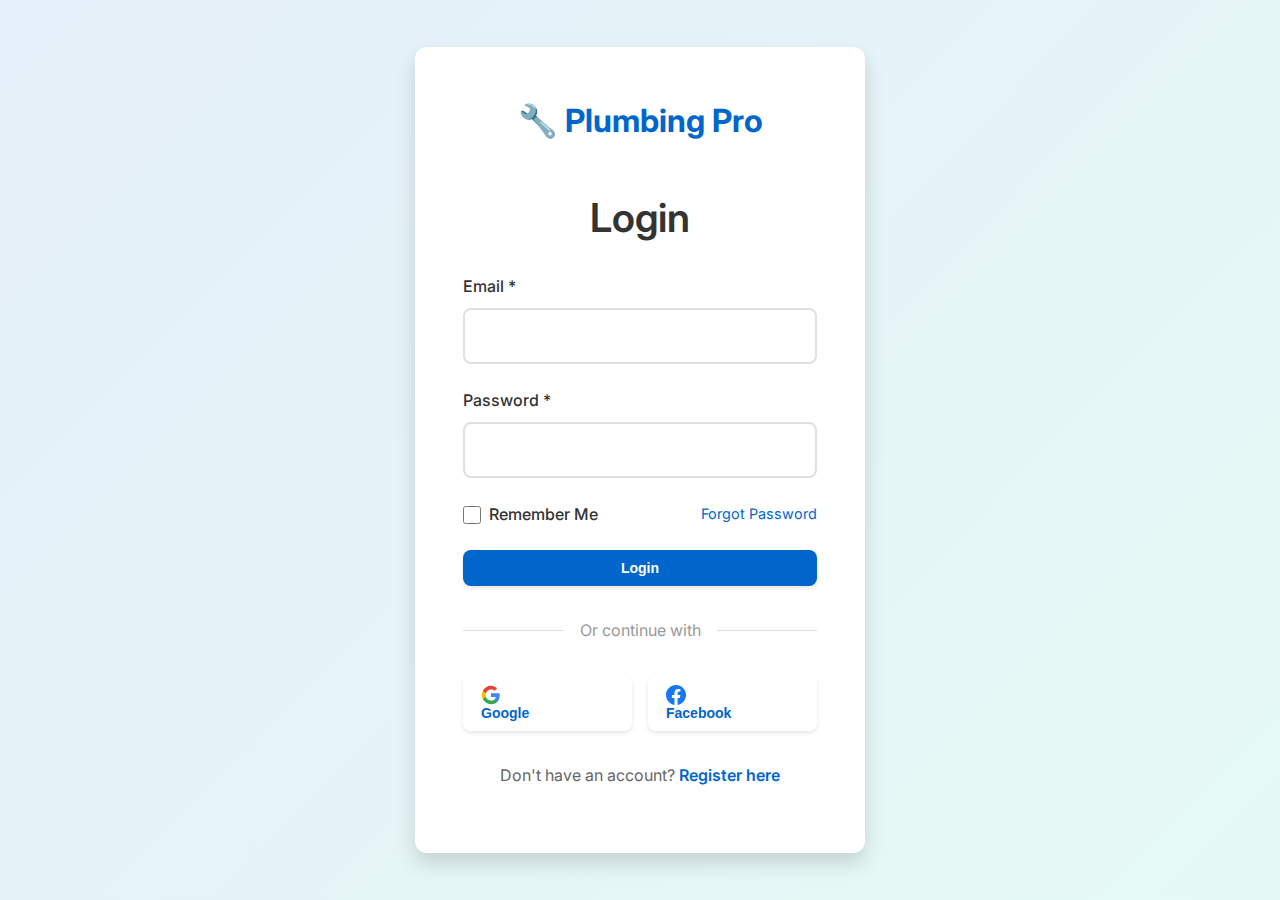
<file: login.html>
<!DOCTYPE html>
<html lang="en">
<head>
    <meta charset="UTF-8">
    <meta name="viewport" content="width=device-width, initial-scale=1.0">
    <meta name="description" content="Login to your account - Professional Plumbing Services">
    <title>Login - Professional Plumbing Services</title>
    <!-- Favicon -->
    <link rel="icon" href="data:image/svg+xml,<svg xmlns='http://www.w3.org/2000/svg' viewBox='0 0 100 100'><rect fill='%230066CC' width='100' height='100' rx='20'/><text x='50' y='70' font-size='60' text-anchor='middle' fill='white'>🔧</text></svg>" type="image/svg+xml">
    <link rel="icon" href="assets/images/favicon.svg" type="image/svg+xml">
    <link rel="apple-touch-icon" href="assets/images/favicon.svg">
    <link rel="preconnect" href="https://fonts.googleapis.com">
    <link rel="preconnect" href="https://fonts.gstatic.com" crossorigin>
    <link href="https://fonts.googleapis.com/css2?family=Inter:wght@300;400;500;600;700&display=swap" rel="stylesheet">
    <link rel="stylesheet" href="assets/css/style.css">
</head>
<body>
    <!-- Login Page - No Header/Footer, Logo Centered in Card -->
    <div class="auth-container">
        <div class="auth-card">
            <div class="auth-logo">
                <a href="index.html" style="display: inline-block;">
                    <span style="font-size: 2rem; font-weight: 700; color: var(--primary-color); white-space: nowrap;">🔧 Plumbing Pro</span>
                </a>
            </div>
            <h2 style="white-space: nowrap;">Login</h2>
            <form data-ajax>
                <div class="form-group">
                    <label for="login-email">Email *</label>
                    <input type="email" id="login-email" name="email" required>
                    <span class="error-message"></span>
                </div>
                <div class="form-group">
                    <label for="login-password">Password *</label>
                    <input type="password" id="login-password" name="password" required minlength="6">
                    <span class="error-message"></span>
                </div>
                <div class="form-group" style="display: flex; justify-content: space-between; align-items: center; margin-bottom: var(--space-md); flex-wrap: nowrap;">
                    <label style="margin: 0; display: flex; align-items: center; cursor: pointer; white-space: nowrap;">
                        <input type="checkbox" name="remember" style="margin-right: var(--space-xs); width: auto; flex-shrink: 0;">
                        <span style="white-space: nowrap;">Remember Me</span>
                    </label>
                    <a href="#" style="color: var(--primary-color); font-size: 0.9rem; white-space: nowrap;">Forgot Password</a>
                </div>
                <button type="submit" class="btn btn-primary" style="width: 100%;">Login</button>
                
                <div style="margin: var(--space-lg) 0; text-align: center; position: relative;">
                    <div style="position: absolute; top: 50%; left: 0; right: 0; height: 1px; background: var(--border-color);"></div>
                    <span style="background: var(--bg-white); padding: 0 var(--space-sm); position: relative; color: var(--text-muted);">Or continue with</span>
                </div>
                
                <div class="social-login-buttons" style="display: flex; flex-wrap: nowrap; gap: var(--space-sm); margin-bottom: var(--space-lg); width: 100%;">
                    <button type="button" class="btn btn-outline social-btn" style="display: flex; align-items: center; justify-content: center; gap: var(--space-xs); white-space: nowrap; flex: 1; min-width: 0;">
                        <svg width="20" height="20" viewBox="0 0 24 24" style="flex-shrink: 0; display: block; vertical-align: middle;"><path fill="#4285F4" d="M22.56 12.25c0-.78-.07-1.53-.2-2.25H12v4.26h5.92c-.26 1.37-1.04 2.53-2.21 3.31v2.77h3.57c2.08-1.92 3.28-4.74 3.28-8.09z"/><path fill="#34A853" d="M12 23c2.97 0 5.46-.98 7.28-2.66l-3.57-2.77c-.98.66-2.23 1.06-3.71 1.06-2.86 0-5.29-1.93-6.16-4.53H2.18v2.84C3.99 20.53 7.7 23 12 23z"/><path fill="#FBBC05" d="M5.84 14.09c-.22-.66-.35-1.36-.35-2.09s.13-1.43.35-2.09V7.07H2.18C1.43 8.55 1 10.22 1 12s.43 3.45 1.18 4.93l2.85-2.22.81-.62z"/><path fill="#EA4335" d="M12 5.38c1.62 0 3.06.56 4.21 1.64l3.15-3.15C17.45 2.09 14.97 1 12 1 7.7 1 3.99 3.47 2.18 7.07l3.66 2.84c.87-2.6 3.3-4.53 6.16-4.53z"/></svg>
                        <span style="white-space: nowrap; display: flex; align-items: center;">Google</span>
                    </button>
                    <button type="button" class="btn btn-outline social-btn" style="display: flex; align-items: center; justify-content: center; gap: var(--space-xs); white-space: nowrap; flex: 1; min-width: 0;">
                        <svg width="20" height="20" viewBox="0 0 24 24" fill="#1877F2" style="flex-shrink: 0; display: block; vertical-align: middle;"><path d="M24 12.073c0-6.627-5.373-12-12-12s-12 5.373-12 12c0 5.99 4.388 10.954 10.125 11.854v-8.385H7.078v-3.47h3.047V9.43c0-3.007 1.792-4.669 4.533-4.669 1.312 0 2.686.235 2.686.235v2.953H15.83c-1.491 0-1.956.925-1.956 1.874v2.25h3.328l-.532 3.47h-2.796v8.385C19.612 23.027 24 18.062 24 12.073z"/></svg>
                        <span style="white-space: nowrap; display: flex; align-items: center;">Facebook</span>
                    </button>
                </div>
                
                <p style="text-align: center; margin-top: var(--space-md); white-space: nowrap;">
                    Don't have an account? <a href="register.html" style="color: var(--primary-color); font-weight: 600;">Register here</a>
                </p>
            </form>
        </div>
    </div>

    <script src="assets/js/script.js"></script>
</body>
</html>
</file>
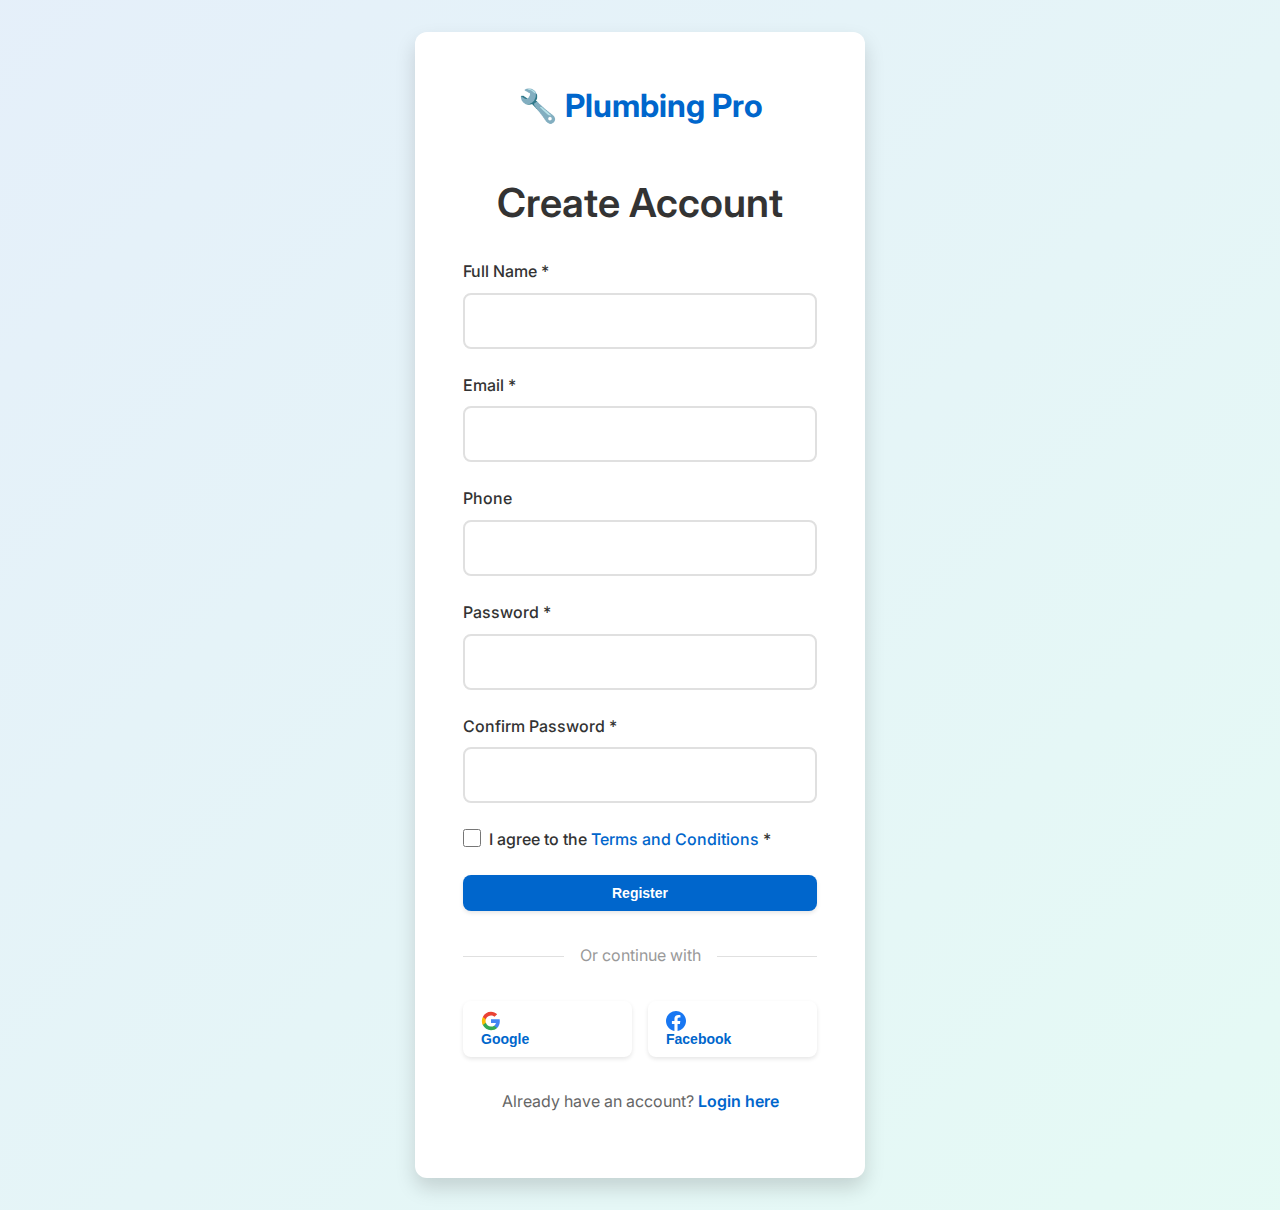
<file: register.html>
<!DOCTYPE html>
<html lang="en">
<head>
    <meta charset="UTF-8">
    <meta name="viewport" content="width=device-width, initial-scale=1.0">
    <meta name="description" content="Create a new account - Professional Plumbing Services">
    <title>Register - Professional Plumbing Services</title>
    <!-- Favicon -->
    <link rel="icon" href="data:image/svg+xml,<svg xmlns='http://www.w3.org/2000/svg' viewBox='0 0 100 100'><rect fill='%230066CC' width='100' height='100' rx='20'/><text x='50' y='70' font-size='60' text-anchor='middle' fill='white'>🔧</text></svg>" type="image/svg+xml">
    <link rel="icon" href="assets/images/favicon.svg" type="image/svg+xml">
    <link rel="apple-touch-icon" href="assets/images/favicon.svg">
    <link rel="preconnect" href="https://fonts.googleapis.com">
    <link rel="preconnect" href="https://fonts.gstatic.com" crossorigin>
    <link href="https://fonts.googleapis.com/css2?family=Inter:wght@300;400;500;600;700&display=swap" rel="stylesheet">
    <link rel="stylesheet" href="assets/css/style.css">
</head>
<body>
    <!-- Register Page - No Header/Footer, Logo Centered in Card -->
    <div class="auth-container">
        <div class="auth-card">
            <div class="auth-logo">
                <a href="index.html" style="display: inline-block;">
                    <span style="font-size: 2rem; font-weight: 700; color: var(--primary-color); white-space: nowrap;">🔧 Plumbing Pro</span>
                </a>
            </div>
            <h2 style="white-space: nowrap;">Create Account</h2>
            <form data-ajax>
                <div class="form-group">
                    <label for="register-name">Full Name *</label>
                    <input type="text" id="register-name" name="name" required minlength="2">
                    <span class="error-message"></span>
                </div>
                <div class="form-group">
                    <label for="register-email">Email *</label>
                    <input type="email" id="register-email" name="email" required>
                    <span class="error-message"></span>
                </div>
                <div class="form-group">
                    <label for="register-phone">Phone</label>
                    <input type="tel" id="register-phone" name="phone">
                    <span class="error-message"></span>
                </div>
                <div class="form-group">
                    <label for="register-password">Password *</label>
                    <input type="password" id="register-password" name="password" required minlength="8">
                    <span class="error-message"></span>
                </div>
                <div class="form-group">
                    <label for="register-confirm-password">Confirm Password *</label>
                    <input type="password" id="register-confirm-password" name="confirm-password" required>
                    <span class="error-message"></span>
                </div>
                <div class="form-group" style="margin-bottom: var(--space-md);">
                    <label style="display: flex; align-items: flex-start; cursor: pointer; width: 100%;">
                        <input type="checkbox" name="terms" required style="margin-right: var(--space-xs); width: 18px; height: 18px; flex-shrink: 0; margin-top: 2px;">
                        <span style="white-space: normal; flex: 1; line-height: 1.5;">I agree to the <a href="#" style="color: var(--primary-color);">Terms and Conditions</a> *</span>
                    </label>
                    <span class="error-message"></span>
                </div>
                <button type="submit" class="btn btn-primary" style="width: 100%;">Register</button>
                
                <div style="margin: var(--space-lg) 0; text-align: center; position: relative;">
                    <div style="position: absolute; top: 50%; left: 0; right: 0; height: 1px; background: var(--border-color);"></div>
                    <span style="background: var(--bg-white); padding: 0 var(--space-sm); position: relative; color: var(--text-muted);">Or continue with</span>
                </div>
                
                <div class="social-login-buttons" style="display: flex; flex-wrap: nowrap; gap: var(--space-sm); margin-bottom: var(--space-lg); width: 100%;">
                    <button type="button" class="btn btn-outline social-btn" style="display: flex; align-items: center; justify-content: center; gap: var(--space-xs); white-space: nowrap; flex: 1; min-width: 0;">
                        <svg width="20" height="20" viewBox="0 0 24 24" style="flex-shrink: 0; display: block; vertical-align: middle;"><path fill="#4285F4" d="M22.56 12.25c0-.78-.07-1.53-.2-2.25H12v4.26h5.92c-.26 1.37-1.04 2.53-2.21 3.31v2.77h3.57c2.08-1.92 3.28-4.74 3.28-8.09z"/><path fill="#34A853" d="M12 23c2.97 0 5.46-.98 7.28-2.66l-3.57-2.77c-.98.66-2.23 1.06-3.71 1.06-2.86 0-5.29-1.93-6.16-4.53H2.18v2.84C3.99 20.53 7.7 23 12 23z"/><path fill="#FBBC05" d="M5.84 14.09c-.22-.66-.35-1.36-.35-2.09s.13-1.43.35-2.09V7.07H2.18C1.43 8.55 1 10.22 1 12s.43 3.45 1.18 4.93l2.85-2.22.81-.62z"/><path fill="#EA4335" d="M12 5.38c1.62 0 3.06.56 4.21 1.64l3.15-3.15C17.45 2.09 14.97 1 12 1 7.7 1 3.99 3.47 2.18 7.07l3.66 2.84c.87-2.6 3.3-4.53 6.16-4.53z"/></svg>
                        <span style="white-space: nowrap; display: flex; align-items: center;">Google</span>
                    </button>
                    <button type="button" class="btn btn-outline social-btn" style="display: flex; align-items: center; justify-content: center; gap: var(--space-xs); white-space: nowrap; flex: 1; min-width: 0;">
                        <svg width="20" height="20" viewBox="0 0 24 24" fill="#1877F2" style="flex-shrink: 0; display: block; vertical-align: middle;"><path d="M24 12.073c0-6.627-5.373-12-12-12s-12 5.373-12 12c0 5.99 4.388 10.954 10.125 11.854v-8.385H7.078v-3.47h3.047V9.43c0-3.007 1.792-4.669 4.533-4.669 1.312 0 2.686.235 2.686.235v2.953H15.83c-1.491 0-1.956.925-1.956 1.874v2.25h3.328l-.532 3.47h-2.796v8.385C19.612 23.027 24 18.062 24 12.073z"/></svg>
                        <span style="white-space: nowrap; display: flex; align-items: center;">Facebook</span>
                    </button>
                </div>
                
                <p style="text-align: center; margin-top: var(--space-md); white-space: nowrap;">
                    Already have an account? <a href="login.html" style="color: var(--primary-color); font-weight: 600;">Login here</a>
                </p>
            </form>
        </div>
    </div>

    <script src="assets/js/script.js"></script>
    <script>
        // Password confirmation validation
        document.addEventListener('DOMContentLoaded', function() {
            const password = document.getElementById('register-password');
            const confirmPassword = document.getElementById('register-confirm-password');
            
            function validatePasswordMatch() {
                if (confirmPassword.value && password.value !== confirmPassword.value) {
                    confirmPassword.setCustomValidity('Passwords do not match');
                    confirmPassword.closest('.form-group').classList.add('error');
                    const errorMsg = confirmPassword.closest('.form-group').querySelector('.error-message');
                    if (errorMsg) {
                        errorMsg.textContent = 'Passwords do not match';
                        errorMsg.style.display = 'block';
                    }
                } else {
                    confirmPassword.setCustomValidity('');
                    confirmPassword.closest('.form-group').classList.remove('error');
                    const errorMsg = confirmPassword.closest('.form-group').querySelector('.error-message');
                    if (errorMsg) {
                        errorMsg.style.display = 'none';
                    }
                }
            }
            
            password.addEventListener('input', validatePasswordMatch);
            confirmPassword.addEventListener('input', validatePasswordMatch);
        });
    </script>
</body>
</html>
</file>
<file: assets/css/style.css>
/* ============================================
   PLUMBING SERVICES WEBSITE - GLOBAL STYLES
   ============================================ */

/* Base Styles - Prevent Overflow */
* {
    box-sizing: border-box;
}

html, body {
    overflow-x: hidden;
    width: 100%;
    max-width: 100%;
    position: relative;
}

body {
    margin: 0;
    padding: 0;
}

* {
    max-width: 100%;
}

/* CSS Variables */
:root {
    /* Colors */
    --primary-color: #0066cc;
    --primary-dark: #0052a3;
    --secondary-color: #ff6600;
    --accent-color: #00cc99;
    --text-dark: #333333;
    --text-light: #666666;
    --text-muted: #999999;
    --bg-light: #f5f5f5;
    --bg-white: #ffffff;
    --border-color: #e0e0e0;
    --error-color: #dc3545;
    --success-color: #28a745;
    
    /* Spacing */
    --space-xs: 0.5rem;
    --space-sm: 1rem;
    --space-md: 1.5rem;
    --space-lg: 2rem;
    --space-xl: 3rem;
    --space-xxl: 4rem;
    
    /* Typography */
    --font-family: 'Inter', 'Poppins', -apple-system, BlinkMacSystemFont, 'Segoe UI', sans-serif;
    --font-size-base: 16px;
    --line-height-base: 1.6;
    
    /* Border & Shadows */
    --border-radius: 8px;
    --border-radius-lg: 12px;
    --shadow-sm: 0 2px 4px rgba(0, 0, 0, 0.1);
    --shadow-md: 0 4px 6px rgba(0, 0, 0, 0.1);
    --shadow-lg: 0 10px 20px rgba(0, 0, 0, 0.15);
    
    /* Transitions */
    --transition: all 0.3s ease;
}

/* Reset & Base Styles */
* {
    margin: 0;
    padding: 0;
    box-sizing: border-box;
}

html {
    font-size: var(--font-size-base);
    scroll-behavior: smooth;
}

@media (prefers-reduced-motion: reduce) {
    html {
        scroll-behavior: auto;
    }
    * {
        animation-duration: 0.01ms !important;
        animation-iteration-count: 1 !important;
        transition-duration: 0.01ms !important;
    }
}

body {
    font-family: var(--font-family);
    font-size: var(--font-size-base);
    line-height: var(--line-height-base);
    color: var(--text-dark);
    background-color: var(--bg-white);
    overflow-x: hidden;
}

/* Typography */
h1, h2, h3, h4, h5, h6 {
    font-weight: 700;
    line-height: 1.2;
    margin-bottom: var(--space-md);
    color: var(--text-dark);
    text-align: center;
}

.section h2,
.section h3,
.container h2,
.container h3 {
    text-align: center;
}

h1 {
    font-weight: 700;
    font-size: clamp(2rem, 5vw, 3.5rem);
    white-space: nowrap !important;
    overflow: hidden;
    text-overflow: ellipsis;
    line-height: 1.2;
}

h2 {
    font-weight: 600;
    font-size: clamp(1.75rem, 4vw, 2.5rem);
}

h3 {
    font-weight: 300;
    font-size: clamp(1.25rem, 3vw, 1.75rem);
}

p {
    margin-bottom: var(--space-sm);
    color: var(--text-light);
    text-align: center;
}

.section p,
.container p {
    text-align: center;
}

/* Center-align subheadings below main titles */
.section-title + h2,
.section-title + h3 {
    text-align: center;
}

/* Links */
a {
    text-decoration: none;
    color: var(--primary-color);
    transition: var(--transition);
}

a:hover {
    color: var(--primary-dark);
}

a:focus {
    outline: 2px solid var(--primary-color);
    outline-offset: 2px;
}

/* Images */
img {
    max-width: 100%;
    height: auto;
    display: block;
}

/* Buttons */
.btn,
button.btn,
button[type="submit"],
button[type="button"] {
    display: inline-block;
    padding: 0.5rem 1rem;
    font-size: 0.875rem;
    font-weight: 600;
    text-align: center;
    border: 2px solid transparent;
    border-radius: var(--border-radius);
    cursor: pointer;
    transition: var(--transition);
    min-height: 36px;
    min-width: 100px;
    width: fit-content;
    margin: 0 auto;
    text-decoration: none;
    box-shadow: var(--shadow-sm);
    opacity: 1;
    visibility: visible;
}

.btn:focus,
button.btn:focus,
button[type="submit"]:focus,
button[type="button"]:focus {
    outline: 2px solid var(--primary-color);
    outline-offset: 2px;
}

.btn-primary {
    background-color: var(--primary-color);
    color: var(--bg-white);
    border-color: var(--primary-color);
    box-shadow: var(--shadow-sm);
}

.btn-primary:hover {
    background-color: var(--primary-dark);
    border-color: var(--primary-dark);
    transform: translateY(-2px);
    box-shadow: var(--shadow-md);
}

.btn-primary:focus {
    outline: 2px solid var(--primary-color);
    outline-offset: 2px;
}

.btn-primary:active {
    transform: translateY(0);
}

.btn-secondary {
    background-color: var(--secondary-color);
    color: var(--bg-white);
    border-color: var(--secondary-color);
    box-shadow: var(--shadow-sm);
}

.btn-secondary:hover {
    background-color: #e55a00;
    border-color: #e55a00;
    transform: translateY(-2px);
    box-shadow: var(--shadow-md);
}

.btn-outline {
    background-color: transparent;
    color: var(--primary-color);
    border-color: var(--primary-color);
    border-width: 2px;
    box-shadow: var(--shadow-sm);
}

.btn-outline:hover {
    background-color: var(--primary-color);
    color: var(--bg-white);
    transform: translateY(-2px);
    box-shadow: var(--shadow-md);
}

.btn-outline:focus {
    outline: 2px solid var(--primary-color);
    outline-offset: 2px;
}

/* Header & Navigation */
.header {
    background-color: var(--bg-white);
    box-shadow: var(--shadow-sm);
    position: sticky;
    top: 0;
    z-index: 1000;
    padding: var(--space-sm) 0;
    width: 100%;
    max-width: 100vw;
    overflow-x: hidden;
    box-sizing: border-box;
}

.nav-container {
    max-width: 1200px;
    margin: 0 auto;
    padding: 0 var(--space-md);
    display: flex;
    justify-content: space-between;
    align-items: center;
    gap: var(--space-sm);
    width: 100%;
    box-sizing: border-box;
}

.logo {
    display: flex;
    align-items: center;
    font-size: 1.5rem;
    font-weight: 700;
    color: var(--primary-color);
    text-decoration: none;
    white-space: nowrap;
}

.logo span {
    white-space: nowrap;
}

.logo img {
    height: 50px;
    width: auto;
    margin-right: var(--space-sm);
}

.nav-menu {
    display: flex;
    list-style: none;
    gap: 0.5rem;
    align-items: center;
    flex-wrap: nowrap;
}

.nav-menu li {
    position: relative;
}

.nav-menu a {
    color: var(--text-dark);
    font-weight: 500;
    padding: var(--space-xs) 0.5rem;
    display: block;
    transition: var(--transition);
}

.nav-menu a:hover {
    color: var(--primary-color);
}

.nav-menu a.active {
    color: var(--primary-color);
    background-color: rgba(0, 102, 204, 0.1);
    border-radius: var(--border-radius);
    font-weight: 600;
}

.nav-menu a.active::after {
    content: '';
    position: absolute;
    bottom: 0;
    left: var(--space-sm);
    right: var(--space-sm);
    height: 2px;
    background-color: var(--primary-color);
}

.nav-menu a.nav-btn {
    padding: 0.375rem 0.625rem;
    border-radius: var(--border-radius);
    font-weight: 600;
    min-height: 32px;
    font-size: 0.875rem;
    display: inline-flex;
    align-items: center;
    justify-content: center;
}

.nav-menu a.nav-btn-login {
    background-color: transparent;
    color: var(--primary-color);
    border: 2px solid var(--primary-color);
    box-shadow: var(--shadow-sm);
}

.nav-menu a.nav-btn-login:hover {
    background-color: var(--primary-color);
    color: var(--bg-white);
    box-shadow: var(--shadow-md);
}

.nav-menu a.nav-btn-login:focus {
    outline: 2px solid var(--primary-color);
    outline-offset: 2px;
}

.nav-menu a.nav-btn-register {
    background-color: var(--primary-color);
    color: var(--bg-white);
    border: 2px solid var(--primary-color);
    box-shadow: var(--shadow-sm);
}

.nav-menu a.nav-btn-register:hover {
    background-color: var(--primary-dark);
    border-color: var(--primary-dark);
    box-shadow: var(--shadow-md);
}

.nav-menu a.nav-btn-register:focus {
    outline: 2px solid var(--primary-color);
    outline-offset: 2px;
}

.nav-menu a.nav-btn-dashboard {
    background-color: var(--accent-color);
    color: var(--bg-white);
    border: 2px solid var(--accent-color);
    box-shadow: var(--shadow-sm);
}

.nav-menu a.nav-btn-dashboard:hover {
    background-color: #00b386;
    border-color: #00b386;
    box-shadow: var(--shadow-md);
}

.nav-menu a.nav-btn-dashboard:focus {
    outline: 2px solid var(--accent-color);
    outline-offset: 2px;
}

.hamburger {
    display: none;
    flex-direction: column;
    cursor: pointer;
    gap: 4px;
    padding: var(--space-xs);
    min-width: 44px;
    min-height: 44px;
    justify-content: center;
    align-items: center;
}

.hamburger span {
    width: 25px;
    height: 3px;
    background-color: var(--text-dark);
    transition: var(--transition);
    border-radius: 2px;
}

.hamburger.active span:nth-child(1) {
    transform: rotate(45deg) translate(8px, 8px);
}

.hamburger.active span:nth-child(2) {
    opacity: 0;
}

.hamburger.active span:nth-child(3) {
    transform: rotate(-45deg) translate(7px, -7px);
}

/* Responsive Navigation - Mobile and Tablet */
@media (max-width: 1024px) {
    /* Logo on left, hamburger on right */
    .nav-container {
        justify-content: space-between;
        position: relative;
    }
    
    /* Show hamburger button */
    .hamburger {
        display: flex;
        order: 2;
        margin-left: auto;
        position: relative;
        z-index: 1001;
        align-self: flex-end;
    }
    
    /* Ensure nav-container padding doesn't affect menu position */
    .nav-container {
        padding-right: var(--space-md);
    }
    
    /* Hide navigation menu by default - positioned exactly on right */
    .nav-menu {
        position: fixed;
        right: -100%;
        top: 70px;
        flex-direction: column;
        background-color: var(--bg-white);
        width: 280px;
        max-width: 80vw;
        text-align: left;
        transition: right 0.3s ease-in-out;
        box-shadow: -4px 0 10px rgba(0, 0, 0, 0.15);
        padding: var(--space-lg) 0;
        gap: 0;
        z-index: 1000;
        height: calc(100vh - 70px);
        overflow-y: auto;
        display: flex;
        align-items: stretch;
        margin: 0;
        left: auto;
        transform: none;
    }
    
    .nav-menu.active {
        right: 0;
        left: auto;
        transform: none;
    }
    
    body.menu-open {
        overflow: hidden;
        position: fixed;
        width: 100%;
    }
    
    .nav-menu li {
        width: 100%;
    }
    
    .nav-menu a {
        padding: var(--space-md);
        border-bottom: 1px solid var(--border-color);
        width: 100%;
        text-align: left;
    }
    
    .nav-menu a.nav-btn {
        margin: var(--space-xs) var(--space-md);
        width: calc(100% - var(--space-lg));
        text-align: left;
    }
    
    .nav-menu li {
        text-align: left;
    }
    
    .nav-menu a.active::after {
        display: none;
    }
    
    /* Overlay when menu is open */
    .nav-overlay {
        display: none;
        position: fixed;
        top: 70px;
        left: 0;
        right: 0;
        bottom: 0;
        background-color: rgba(0, 0, 0, 0.5);
        z-index: 999;
    }
    
    .nav-overlay.active {
        display: block;
    }
}

/* Mobile specific adjustments */
@media (max-width: 768px) {
    .nav-menu {
        width: 280px;
        max-width: 85vw;
        right: -100%;
        left: auto;
        box-sizing: border-box;
    }
    
    /* Ensure menu stays on right side */
    .nav-menu.active {
        right: 0;
        left: auto;
    }
    
    /* Align hamburger to right edge */
    .hamburger {
        margin-right: var(--space-sm);
        flex-shrink: 0;
    }
    
    /* Prevent body scroll when menu is open */
    body.menu-open {
        overflow: hidden !important;
        position: fixed !important;
        width: 100vw !important;
        height: 100vh !important;
    }
    
    /* Ensure images don't overflow */
    img {
        max-width: 100%;
        height: auto;
    }
    
    /* Fix card overflow */
    .card {
        max-width: 100%;
        overflow: hidden;
    }
    
    /* Fix button overflow */
    .btn {
        max-width: 100%;
        box-sizing: border-box;
    }
}

/* Main Content */
.main-content {
    min-height: calc(100vh - 200px);
    padding-top: 0;
    width: 100%;
    max-width: 100vw;
    overflow-x: hidden;
    box-sizing: border-box;
}

/* Hero Section */
.hero {
    background: linear-gradient(135deg, rgba(0, 102, 204, 0.95), rgba(0, 204, 153, 0.95));
    color: var(--bg-white);
    padding: var(--space-xxl) var(--space-md);
    text-align: center;
    position: relative;
    overflow: hidden;
    min-height: 500px;
    display: flex;
    align-items: center;
    justify-content: center;
}

.hero::before {
    content: '';
    position: absolute;
    top: 0;
    left: 0;
    right: 0;
    bottom: 0;
    background-image: url('https://images.unsplash.com/photo-1621905251918-48416bd8575a?w=1920&h=1080&fit=crop&q=80');
    background-size: cover;
    background-position: center;
    opacity: 0.15;
    z-index: 0;
}

.hero::after {
    content: '';
    position: absolute;
    top: 0;
    left: 0;
    right: 0;
    bottom: 0;
    background: rgba(0, 0, 0, 0.2);
    z-index: 0;
}

.hero-content {
    position: relative;
    z-index: 1;
    max-width: 900px;
    margin: 0 auto;
    padding: var(--space-lg);
}

.hero-content .btn {
    font-size: 0.9rem;
    padding: 0.625rem 1.25rem;
    min-height: 40px;
    font-weight: 700;
    box-shadow: 0 4px 12px rgba(0, 0, 0, 0.2);
    transition: all 0.3s ease;
}

.hero-content .btn:hover {
    transform: translateY(-3px);
    box-shadow: 0 6px 16px rgba(0, 0, 0, 0.3);
}

.hero-content .btn-primary {
    background-color: #ffffff;
    color: var(--primary-color);
    border-color: #ffffff;
    font-weight: 700;
}

.hero-content .btn-primary:hover {
    background-color: #f0f0f0;
    color: var(--primary-dark);
    border-color: #f0f0f0;
}

.hero-content .btn-outline {
    background-color: transparent;
    color: #ffffff;
    border-color: #ffffff;
    border-width: 3px;
    font-weight: 700;
}

.hero-content .btn-outline:hover {
    background-color: rgba(255, 255, 255, 0.2);
    color: #ffffff;
    border-color: #ffffff;
}

.hero h1 {
    color: #ffffff;
    margin-bottom: var(--space-lg);
    white-space: nowrap !important;
    font-size: clamp(2.5rem, 6vw, 4rem);
    overflow: hidden;
    text-overflow: ellipsis;
    font-weight: 800;
    text-shadow: 2px 2px 8px rgba(0, 0, 0, 0.3);
    letter-spacing: -0.02em;
    line-height: 1.1;
}

.hero p {
    color: #ffffff;
    font-size: clamp(1.25rem, 3vw, 1.75rem);
    margin-bottom: var(--space-xl);
    font-weight: 500;
    text-shadow: 1px 1px 4px rgba(0, 0, 0, 0.3);
    line-height: 1.4;
}

/* Sections */
.section {
    padding: var(--space-xxl) var(--space-md);
    text-align: center;
    width: 100%;
    max-width: 100vw;
    box-sizing: border-box;
    overflow-x: hidden;
}

.section-title {
    text-align: center;
    margin-bottom: var(--space-xl);
}

.section-title h1,
.section-title h2,
.section-title h3,
.section-title p {
    text-align: center;
}

.section-title h1 {
    white-space: nowrap !important;
    overflow: hidden;
    text-overflow: ellipsis;
}

.container {
    max-width: 1200px;
    margin: 0 auto;
    padding: 0 var(--space-md);
    text-align: center;
}

/* Cards */
.card-grid {
    display: grid;
    grid-template-columns: repeat(auto-fit, minmax(300px, 1fr));
    gap: var(--space-lg);
    margin-top: var(--space-lg);
}

.card {
    background-color: var(--bg-white);
    border-radius: var(--border-radius-lg);
    box-shadow: var(--shadow-md);
    overflow: hidden;
    transition: var(--transition);
    display: flex;
    flex-direction: column;
    min-height: 100%;
}

.card:hover {
    transform: translateY(-5px);
    box-shadow: var(--shadow-lg);
}

.card-image {
    width: 100%;
    height: 200px;
    object-fit: cover;
    display: block;
}

.card-content {
    padding: var(--space-md);
    flex: 1;
    display: flex;
    flex-direction: column;
    text-align: center;
    align-items: center;
}

.card h3 {
    margin-bottom: var(--space-sm);
    color: var(--text-dark);
    text-align: center;
    width: 100%;
}

.card p {
    flex: 1;
    margin-bottom: var(--space-md);
    text-align: center;
    width: 100%;
}

.card-content .btn {
    text-align: center;
    width: fit-content;
    margin: 0 auto;
    display: inline-block;
}

/* Testimonials */
.testimonial-card {
    background-color: var(--bg-light);
    padding: var(--space-lg);
    border-radius: var(--border-radius-lg);
    text-align: center;
    min-height: 250px;
    display: flex;
    flex-direction: column;
    justify-content: space-between;
}

.testimonial-card .quote {
    font-style: italic;
    font-size: 1.1rem;
    margin-bottom: var(--space-md);
    flex: 1;
}

.testimonial-card .author {
    font-weight: 600;
    color: var(--primary-color);
}

.testimonial-card .author-image {
    width: 80px;
    height: 80px;
    border-radius: 50%;
    object-fit: cover;
    margin: 0 auto var(--space-sm);
}

/* Forms */
.form-group {
    margin-bottom: var(--space-md);
}

.form-group label {
    display: block;
    margin-bottom: var(--space-xs);
    font-weight: 500;
    color: var(--text-dark);
    white-space: nowrap;
}

.form-group label span {
    white-space: normal;
    word-wrap: break-word;
}

.form-group input,
.form-group textarea,
.form-group select {
    width: 100%;
    padding: var(--space-sm);
    border: 2px solid var(--border-color);
    border-radius: var(--border-radius);
    font-size: 1rem;
    font-family: var(--font-family);
    transition: var(--transition);
    min-height: 44px;
    box-sizing: border-box;
    display: block;
}

.form-group input:focus,
.form-group textarea:focus,
.form-group select:focus {
    outline: none;
    border-color: var(--primary-color);
    box-shadow: 0 0 0 3px rgba(0, 102, 204, 0.1);
}

.form-group textarea {
    min-height: 120px;
    resize: vertical;
}

.form-group .error-message {
    color: var(--error-color);
    font-size: 0.875rem;
    margin-top: var(--space-xs);
    display: none;
}

.form-group.error input,
.form-group.error textarea,
.form-group.error select {
    border-color: var(--error-color);
}

.form-group.error .error-message {
    display: block;
}

.form-group .success-message {
    color: var(--success-color);
    font-size: 0.875rem;
    margin-top: var(--space-xs);
    display: none;
}

.form-group.success .success-message {
    display: block;
}

/* Footer */
.footer {
    background-color: #2c3e50;
    color: var(--bg-white);
    padding: var(--space-xl) var(--space-md);
    margin-top: var(--space-xxl);
}

.footer-content {
    max-width: 1200px;
    margin: 0 auto;
    display: grid;
    grid-template-columns: repeat(auto-fit, minmax(250px, 1fr));
    gap: var(--space-lg);
}

.footer-section {
    text-align: center;
    display: flex;
    flex-direction: column;
    align-items: center;
}

.footer-section > div:first-child {
    text-align: center;
    width: 100%;
}

.footer-logo {
    display: flex;
    align-items: center;
    justify-content: center;
    gap: var(--space-sm);
    text-decoration: none;
    margin-bottom: var(--space-md);
    color: #ffffff !important;
}

.footer-logo img {
    height: 60px;
    width: auto;
    display: block;
    filter: brightness(1.1);
    transition: var(--transition);
}

.footer-logo:hover img {
    transform: scale(1.05);
    filter: brightness(1.2);
}

.footer-logo span {
    font-size: 1.5rem;
    font-weight: 700;
    color: #ffffff !important;
    white-space: nowrap;
}

.footer-section h3 {
    color: var(--bg-white);
    margin-bottom: var(--space-md);
    font-size: 1.25rem;
    text-align: center;
}

.footer-section ul {
    list-style: none;
    text-align: center;
    padding: 0;
}

.footer-section ul li {
    margin-bottom: var(--space-xs);
    text-align: center;
    color: #ffffff;
}

.footer-section p {
    color: #ffffff;
}

.footer-section a {
    color: #ffffff;
    transition: var(--transition);
}

.footer-section a:hover {
    color: #ffffff;
    opacity: 0.9;
}

.footer-section a.footer-logo,
.footer-section a.footer-logo:hover {
    color: #ffffff !important;
    opacity: 1;
}

.footer-section a.footer-logo span {
    color: #ffffff !important;
}

.footer-section .contact-info {
    color: #ffffff;
    text-align: center;
}

.footer-section .contact-info p {
    text-align: center;
    margin-bottom: var(--space-xs);
    color: #ffffff;
}

.footer-section .contact-info a {
    color: #ffffff;
}

.footer-bottom {
    max-width: 1200px;
    margin: var(--space-lg) auto 0;
    padding-top: var(--space-lg);
    border-top: 1px solid rgba(255, 255, 255, 0.1);
    text-align: center;
    color: #ffffff;
}

.footer-bottom p {
    text-align: center;
    color: #ffffff;
}

/* Social Icons */
.social-icons {
    display: flex;
    flex-direction: row;
    flex-wrap: nowrap;
    gap: var(--space-sm);
    margin-top: var(--space-md);
    justify-content: center;
    align-items: center;
    white-space: nowrap;
}

.social-icon {
    width: 40px;
    height: 40px;
    display: flex;
    align-items: center;
    justify-content: center;
    border-radius: 50%;
    background-color: rgba(255, 255, 255, 0.1);
    color: var(--bg-white);
    transition: var(--transition);
    text-decoration: none;
    min-width: 44px;
    min-height: 44px;
}

.social-icon:hover {
    transform: scale(1.1);
    background-color: rgba(255, 255, 255, 0.2);
}

.social-icon svg {
    width: 20px;
    height: 20px;
    fill: currentColor;
}

/* Facebook */
.social-icon.facebook:hover {
    background-color: #1877f2;
    color: var(--bg-white);
}

/* Twitter */
.social-icon.twitter:hover {
    background-color: #1da1f2;
    color: var(--bg-white);
}

/* Instagram */
.social-icon.instagram:hover {
    background: linear-gradient(45deg, #f09433 0%, #e6683c 25%, #dc2743 50%, #cc2366 75%, #bc1888 100%);
    color: var(--bg-white);
}

/* LinkedIn */
.social-icon.linkedin:hover {
    background-color: #0077b5;
    color: var(--bg-white);
}

/* YouTube */
.social-icon.youtube:hover {
    background-color: #ff0000;
    color: var(--bg-white);
}

/* Login & Register Pages */
.auth-container {
    min-height: 100vh;
    display: flex;
    align-items: center;
    justify-content: center;
    background: linear-gradient(135deg, rgba(0, 102, 204, 0.1), rgba(0, 204, 153, 0.1));
    padding: var(--space-lg);
}

.auth-card {
    background-color: var(--bg-white);
    border-radius: var(--border-radius-lg);
    box-shadow: var(--shadow-lg);
    padding: var(--space-xl);
    max-width: 450px;
    width: 100%;
    box-sizing: border-box;
}

.auth-card * {
    box-sizing: border-box;
}

.auth-logo {
    text-align: center;
    margin-bottom: var(--space-xl);
}

.auth-logo img {
    height: 80px;
    width: auto;
    margin: 0 auto;
}

.auth-card h2 {
    text-align: center;
    margin-bottom: var(--space-lg);
    white-space: nowrap;
}

.auth-card form {
    width: 100%;
}

.auth-card .form-group {
    width: 100%;
    display: block;
    margin-bottom: var(--space-md);
    box-sizing: border-box;
}

.auth-card .form-group input,
.auth-card .form-group textarea,
.auth-card .form-group select {
    width: 100%;
    box-sizing: border-box;
    display: block;
    margin: 0;
    padding: var(--space-sm);
    border: 2px solid var(--border-color);
    border-radius: var(--border-radius);
    font-size: 1rem;
    font-family: var(--font-family);
    min-height: 44px;
}

.auth-card .form-group label:not([style*="display: flex"]) {
    display: block;
    width: 100%;
    margin-bottom: var(--space-xs);
    font-weight: 500;
    color: var(--text-dark);
    white-space: nowrap;
}

.auth-card .form-group label[style*="display: flex"] {
    display: flex !important;
    align-items: flex-start;
    width: 100%;
    white-space: normal;
    margin-bottom: 0;
    cursor: pointer;
    line-height: 1.5;
}

.auth-card .form-group label[style*="display: flex"] input[type="checkbox"] {
    width: 18px !important;
    height: 18px !important;
    min-width: 18px;
    min-height: 18px;
    margin-right: var(--space-xs);
    flex-shrink: 0;
    margin-top: 2px;
    align-self: flex-start;
    cursor: pointer;
    padding: 0;
}

.auth-card .form-group label[style*="display: flex"] span {
    white-space: normal;
    word-wrap: break-word;
    flex: 1;
    line-height: 1.5;
    display: block;
    margin: 0;
    padding: 0;
}

.auth-card form {
    width: 100%;
    display: block;
}

.auth-card .form-group label[style*="display: flex"] {
    display: flex !important;
    align-items: center;
    white-space: normal;
    margin-bottom: 0;
}

.auth-card .form-group label[style*="display: flex"] input[type="checkbox"] {
    margin-right: var(--space-xs);
    width: auto;
    flex-shrink: 0;
    margin-top: 0;
    align-self: flex-start;
    margin-top: 4px;
}

.auth-card .form-group label[style*="display: flex"] span {
    white-space: normal;
    word-wrap: break-word;
    flex: 1;
    line-height: 1.5;
}

/* 404 Page */
.error-page {
    min-height: 100vh;
    display: flex;
    align-items: center;
    justify-content: center;
    text-align: center;
    padding: var(--space-lg);
    background-color: var(--bg-light);
}

.error-page h1 {
    font-size: 8rem;
    color: var(--primary-color);
    margin-bottom: var(--space-md);
    white-space: nowrap !important;
    overflow: hidden;
    text-overflow: ellipsis;
}

.error-page h2 {
    margin-bottom: var(--space-md);
}

.error-page p {
    margin-bottom: var(--space-lg);
    font-size: 1.1rem;
}

/* Utilities */
.text-center {
    text-align: center;
}

.mt-sm { margin-top: var(--space-sm); }
.mt-md { margin-top: var(--space-md); }
.mt-lg { margin-top: var(--space-lg); }
.mt-xl { margin-top: var(--space-xl); }

.mb-sm { margin-bottom: var(--space-sm); }
.mb-md { margin-bottom: var(--space-md); }
.mb-lg { margin-bottom: var(--space-lg); }
.mb-xl { margin-bottom: var(--space-xl); }

/* Contact Page Grid */
.contact-grid {
    display: grid;
    grid-template-columns: 1fr 1fr;
    gap: var(--space-xl);
    align-items: stretch; /* Make both sections same height */
}

/* Contact sections as boxes/cards */
.contact-grid .contact-info-section,
.contact-grid .contact-form-section {
    background-color: var(--bg-white);
    border-radius: var(--border-radius-lg);
    padding: var(--space-xl);
    box-shadow: var(--shadow-md);
    display: flex;
    flex-direction: column;
    height: 100%;
    box-sizing: border-box;
}

/* Desktop: Contact Info first, Form second (default order) */
.contact-grid .contact-info-section {
    order: 1;
}

.contact-grid .contact-form-section {
    order: 2;
}

/* Ensure mobile view uses flexbox for reordering */
@media (max-width: 768px) {
    .contact-grid {
        display: flex !important;
        flex-direction: column !important;
    }
}

/* Make form fill available space */
.contact-grid .contact-form-section form {
    flex: 1;
    display: flex;
    flex-direction: column;
}

/* Social Login Buttons - Single Line */
.social-login-buttons {
    display: flex !important;
    flex-wrap: nowrap !important;
    flex-direction: row !important;
    gap: var(--space-sm);
    width: 100%;
}

.social-login-buttons .social-btn {
    flex: 1;
    min-width: 0;
    white-space: nowrap !important;
    overflow: hidden;
    text-overflow: ellipsis;
}

.social-login-buttons .social-btn span {
    white-space: nowrap !important;
    overflow: hidden;
    text-overflow: ellipsis;
}

/* Form spacing improvements */
.form-group select {
    padding: var(--space-sm);
    font-size: 0.95rem;
}

/* Support/FAQ page improvements */
.faq-question span:first-child {
    overflow: hidden;
    text-overflow: ellipsis;
    white-space: nowrap;
    flex: 1;
    margin-right: var(--space-sm);
}


/* Responsive Design - Tablet View */
@media (max-width: 1024px) and (min-width: 769px) {
    .nav-container {
        padding: 0 var(--space-md);
    }
    
    .nav-menu {
        gap: 0.5rem;
        font-size: 0.9rem;
    }
    
    .hero {
        min-height: 450px;
        padding: var(--space-xxl) var(--space-md);
    }
    
    .hero h1 {
        font-size: clamp(2.5rem, 5vw, 3.5rem);
        text-shadow: 2px 2px 8px rgba(0, 0, 0, 0.4);
    }
    
    .hero p {
        font-size: clamp(1.25rem, 3vw, 1.5rem);
        text-shadow: 1px 1px 4px rgba(0, 0, 0, 0.4);
    }
    
    /* Tablet - Reduce ALL button sizes and lengths */
    .btn {
        min-width: 90px !important;
        max-width: 160px;
        width: fit-content !important;
        margin: 0 auto;
        font-size: 0.8rem;
        padding: 0.5rem 0.875rem;
        min-height: 36px;
        font-weight: 600;
    }
    
    .hero-content .btn {
        font-size: 0.85rem;
        padding: 0.5rem 1rem;
        min-height: 38px;
        min-width: 120px !important;
        max-width: 150px;
        width: fit-content !important;
        margin: 0 auto;
        font-weight: 700;
        box-shadow: 0 3px 10px rgba(0, 0, 0, 0.3);
    }
    
    .hero-content .btn-primary {
        background-color: #ffffff;
        color: var(--primary-color);
        border-color: #ffffff;
    }
    
    .hero-content .btn-outline {
        background-color: rgba(255, 255, 255, 0.15);
        color: #ffffff;
        border-color: #ffffff;
        border-width: 2px;
    }
    
    .hero-content .btn:hover {
        transform: translateY(-2px);
        box-shadow: 0 5px 14px rgba(0, 0, 0, 0.35);
    }
    
    /* Ensure hero buttons don't stretch in flex containers on tablet */
    .hero-content > div[style*="display: flex"] .btn,
    .hero-content > div[style*="display:flex"] .btn {
        width: fit-content !important;
        margin: 0 auto;
        flex: 0 0 auto !important;
    }
    
    /* Card buttons on tablet */
    .card-content .btn {
        min-width: 90px !important;
        max-width: 140px;
        width: fit-content !important;
        margin: 0 auto;
        font-size: 0.8rem;
        padding: 0.5rem 0.75rem;
        min-height: 34px;
    }
    
    /* Auth page buttons on tablet */
    .auth-card .btn {
        font-size: 0.85rem;
        padding: 0.5rem 0.875rem;
        min-height: 36px;
        min-width: auto !important;
        max-width: 200px;
        width: fit-content !important;
        margin: 0 auto;
        font-weight: 600;
    }
    
    .auth-card .btn-outline {
        font-size: 0.8rem;
        padding: 0.5rem 0.75rem;
        min-height: 34px;
        min-width: auto !important;
    }
    
    /* Navigation buttons on tablet */
    .nav-btn-login,
    .nav-btn-register,
    .nav-btn-dashboard {
        min-width: 70px !important;
        max-width: 90px;
        font-size: 0.8rem;
        padding: 0.375rem 0.625rem;
        min-height: 30px;
    }
    
    /* Form elements alignment on tablet */
    .form-group label {
        white-space: nowrap;
    }
    
    .form-group input,
    .form-group textarea,
    .form-group select {
        width: 100%;
        box-sizing: border-box;
    }
    
    .card-grid {
        grid-template-columns: repeat(2, 1fr);
        gap: var(--space-md);
    }
    
    .section {
        padding: var(--space-xl) var(--space-md);
    }
    
    .container {
        padding: 0 var(--space-md);
    }
    
    .footer-content {
        grid-template-columns: repeat(2, 1fr);
    }
    
    /* Center alignments for tablet */
    .section-title h2,
    .section-title h3,
    .section-title p {
        text-align: center;
    }
    
    /* Contact page tablet view */
    .contact-grid {
        grid-template-columns: 1fr;
        display: flex;
        flex-direction: column;
    }
    
    /* Tablet: Send us a Message form FIRST, then Contact Information */
    .contact-grid .contact-form-section {
        order: 1 !important;
        width: 100%;
        height: auto; /* Allow natural height on mobile/tablet */
    }
    
    .contact-grid .contact-info-section {
        order: 2 !important;
        width: 100%;
        height: auto; /* Allow natural height on mobile/tablet */
    }
    
    .contact-grid .contact-info-section img {
        order: 3 !important;
        margin-top: var(--space-lg);
    }
    
    .contact-grid h3 {
        text-align: center;
    }
    
    .contact-grid .contact-info {
        text-align: center;
    }
    
    .contact-grid .contact-info p {
        white-space: nowrap;
    }
    
    /* Social icons in single line on tablet */
    /* Social icons - Single line on tablet */
    .social-icons {
        display: flex !important;
        flex-wrap: nowrap !important;
        flex-direction: row !important;
        justify-content: center !important;
        align-items: center !important;
        gap: var(--space-sm) !important;
        width: 100% !important;
        white-space: nowrap !important;
    }
    
    .social-icon {
        flex-shrink: 0 !important;
        flex-grow: 0 !important;
        min-width: 40px !important;
        max-width: 40px !important;
        width: 40px !important;
        height: 40px !important;
        display: inline-flex !important;
    }
}

/* Responsive Design - Mobile View */
@media (max-width: 768px) {
    /* Prevent all overflow */
    html, body {
        overflow-x: hidden !important;
        width: 100vw !important;
        max-width: 100vw !important;
        position: relative;
    }
    
    body {
        margin: 0;
        padding: 0;
    }
    
    /* Fix header and navigation */
    .header {
        position: sticky;
        top: 0;
        z-index: 1000;
        width: 100%;
        max-width: 100vw;
        overflow-x: hidden;
    }
    
    .nav-container {
        padding: 0 var(--space-sm);
        width: 100%;
        max-width: 100%;
        box-sizing: border-box;
    }
    
    .logo {
        font-size: 1.1rem;
        max-width: calc(100% - 60px);
        overflow: hidden;
        text-overflow: ellipsis;
    }
    
    .hero {
        padding: var(--space-lg) var(--space-xs);
        min-height: 350px;
        width: 100%;
        max-width: 100vw;
        box-sizing: border-box;
        overflow-x: hidden;
    }
    
    .hero-content {
        width: 100%;
        max-width: 100%;
        padding: var(--space-md) var(--space-sm);
        box-sizing: border-box;
        overflow-x: hidden;
    }
    
    .hero-content > * {
        max-width: 100%;
        box-sizing: border-box;
    }
    
    .hero-content > div[style*="display: flex"] {
        width: 100%;
        max-width: 100%;
        flex-wrap: wrap;
        gap: var(--space-sm);
        padding: 0;
        box-sizing: border-box;
    }
    
    .hero h1 {
        font-size: clamp(1.5rem, 7vw, 2.5rem);
        white-space: normal !important;
        line-height: 1.2;
        overflow: visible;
        text-overflow: clip;
        text-shadow: 2px 2px 6px rgba(0, 0, 0, 0.4);
        margin-bottom: var(--space-md);
        font-weight: 800;
        width: 100%;
        max-width: 100%;
        box-sizing: border-box;
        padding: 0;
        word-wrap: break-word;
        overflow-wrap: break-word;
    }
    
    .hero p {
        font-size: clamp(0.9rem, 3.5vw, 1.1rem);
        text-shadow: 1px 1px 3px rgba(0, 0, 0, 0.4);
        margin-bottom: var(--space-lg);
        font-weight: 500;
        width: 100%;
        max-width: 100%;
        box-sizing: border-box;
        word-wrap: break-word;
        overflow-wrap: break-word;
        padding: 0;
    }
    
    .hero-content .btn {
        font-size: 0.85rem;
        padding: 0.5rem 0.875rem;
        min-height: 36px;
        min-width: auto;
        max-width: 100%;
        width: 100%;
        font-weight: 600;
        box-shadow: 0 4px 12px rgba(0, 0, 0, 0.3);
        box-sizing: border-box;
    }
    
    /* All H1 elements - allow wrapping on mobile except for hero */
    h1 {
        max-width: 100%;
        box-sizing: border-box;
        word-wrap: break-word;
        overflow-wrap: break-word;
    }
    
    /* Hero h1 gets special treatment - allow wrapping */
    .hero h1 {
        white-space: normal !important;
        overflow: visible !important;
    }
    
    .section {
        padding: var(--space-lg) var(--space-xs);
        width: 100%;
        max-width: 100vw;
        box-sizing: border-box;
        overflow-x: hidden;
    }
    
    .section-title {
        text-align: center;
        margin-bottom: var(--space-xl);
        width: 100%;
        max-width: 100%;
        box-sizing: border-box;
        padding: 0 var(--space-xs);
        overflow-x: hidden;
    }
    
    .section-title h2,
    .section-title h3,
    .section-title p {
        text-align: center;
        max-width: 100%;
        box-sizing: border-box;
        word-wrap: break-word;
        overflow-wrap: break-word;
        padding: 0;
    }
    
    .container {
        width: 100%;
        max-width: 100%;
        padding: 0 var(--space-xs);
        box-sizing: border-box;
        overflow-x: hidden;
    }
    
    .card-grid {
        grid-template-columns: 1fr;
        gap: var(--space-md);
        width: 100%;
        max-width: 100%;
        padding: 0 var(--space-xs);
        margin: 0;
        box-sizing: border-box;
        overflow-x: hidden;
    }
    
    .card {
        width: 100%;
        max-width: 100%;
        box-sizing: border-box;
        overflow: hidden;
    }
    
    .card-content {
        width: 100%;
        max-width: 100%;
        padding: var(--space-md);
        box-sizing: border-box;
    }
    
    .card-content h3,
    .card-content p {
        max-width: 100%;
        word-wrap: break-word;
        overflow-wrap: break-word;
    }
    
    .card-content .btn {
        width: 100%;
        max-width: 100%;
        box-sizing: border-box;
    }
    
    .card {
        width: 100%;
        max-width: 100%;
        margin: 0;
        box-sizing: border-box;
    }
    
    .card img {
        width: 100%;
        max-width: 100%;
        height: auto;
    }
    
    .footer {
        width: 100%;
        max-width: 100vw;
        padding: var(--space-lg) var(--space-sm);
        box-sizing: border-box;
    }
    
    .footer-content {
        grid-template-columns: 1fr;
        gap: var(--space-lg);
        width: 100%;
        max-width: 100%;
        padding: 0;
    }
    
    .footer-section {
        padding: 0;
        width: 100%;
        max-width: 100%;
    }
    
    .footer-bottom {
        padding: var(--space-md) var(--space-sm);
        width: 100%;
        max-width: 100%;
        box-sizing: border-box;
    }
    
    .footer-bottom > div:first-child {
        flex-direction: column;
        gap: var(--space-xs);
        width: 100%;
        max-width: 100%;
    }
    
    /* Mobile: Contact Grid - Form First, Info Second */
    .contact-grid {
        grid-template-columns: 1fr !important;
        gap: var(--space-lg);
        width: 100%;
        max-width: 100%;
        padding: 0;
        display: flex !important;
        flex-direction: column !important;
    }
    
    /* Mobile: Send us a Message form FIRST, then Contact Information */
    .contact-grid .contact-form-section {
        order: 1 !important;
        width: 100% !important;
        height: auto;
        padding: var(--space-lg) var(--space-md);
        margin-bottom: var(--space-lg);
    }
    
    .contact-grid .contact-info-section {
        order: 2 !important;
        width: 100% !important;
        height: auto;
        padding: var(--space-lg) var(--space-md);
    }
    
    .contact-grid .contact-info-section img {
        order: 3 !important;
        margin-top: var(--space-lg);
    }
    
    .contact-grid > div {
        width: 100% !important;
        max-width: 100% !important;
        box-sizing: border-box;
    }
    
    /* Social icons in single line on mobile */
    /* Social icons - Single line on mobile */
    .social-icons {
        display: flex !important;
        flex-wrap: nowrap !important;
        flex-direction: row !important;
        justify-content: center !important;
        align-items: center !important;
        gap: var(--space-sm) !important;
        width: 100% !important;
        max-width: 100% !important;
        overflow-x: auto;
        -webkit-overflow-scrolling: touch;
        white-space: nowrap !important;
    }
    
    .social-icon {
        flex-shrink: 0 !important;
        flex-grow: 0 !important;
        min-width: 40px !important;
        max-width: 40px !important;
        width: 40px !important;
        height: 40px !important;
        display: inline-flex !important;
    }
    
    /* Social Login Buttons - Single Line on Mobile */
    .social-login-buttons {
        display: flex !important;
        flex-wrap: nowrap !important;
        flex-direction: row !important;
        gap: var(--space-sm) !important;
        width: 100% !important;
    }
    
    .social-login-buttons .social-btn {
        flex: 1 !important;
        min-width: 0 !important;
        max-width: 50% !important;
        white-space: nowrap !important;
        overflow: hidden;
        text-overflow: ellipsis;
        font-size: 0.85rem !important;
        padding: var(--space-sm) var(--space-xs) !important;
    }
    
    .social-login-buttons .social-btn svg {
        flex-shrink: 0;
        width: 18px !important;
        height: 18px !important;
    }
    
    .social-login-buttons .social-btn span {
        white-space: nowrap !important;
        overflow: hidden;
        text-overflow: ellipsis;
        display: inline-block;
    }
    
    /* Fix form inputs on mobile */
    .form-group {
        width: 100%;
        max-width: 100%;
        box-sizing: border-box;
    }
    
    .form-group input,
    .form-group textarea,
    .form-group select {
        width: 100%;
        box-sizing: border-box;
        max-width: 100%;
    }
    
    /* Fix buttons */
    .btn {
        width: 100%;
        max-width: 100%;
        box-sizing: border-box;
        font-size: 0.85rem;
        padding: 0.5rem 0.875rem;
        min-height: 36px;
    }
    
    /* Fix images */
    img {
        max-width: 100%;
        height: auto;
        display: block;
    }
    
    /* Fix all text elements */
    p, h1, h2, h3, h4, h5, h6 {
        max-width: 100%;
        overflow-wrap: break-word;
        word-wrap: break-word;
    }
    
    /* Fix any tables or wide elements */
    table {
        width: 100%;
        max-width: 100%;
        display: block;
        overflow-x: auto;
        -webkit-overflow-scrolling: touch;
    }
    
    pre, code {
        max-width: 100%;
        overflow-x: auto;
        word-wrap: break-word;
    }
    
    /* Fix any absolute positioned elements */
    [style*="position: absolute"],
    [style*="position:fixed"] {
        max-width: 100vw;
    }
    
    /* Ensure all sections fit */
    section, article, aside, div {
        max-width: 100%;
        box-sizing: border-box;
    }
    
    /* Mobile menu fixes */
    .nav-menu {
        max-height: calc(100vh - 70px);
        overflow-y: auto;
        -webkit-overflow-scrolling: touch;
        box-shadow: -4px 0 10px rgba(0, 0, 0, 0.1);
    }
    
    .nav-menu::-webkit-scrollbar {
        width: 4px;
    }
    
    .nav-menu::-webkit-scrollbar-thumb {
        background-color: var(--border-color);
        border-radius: 2px;
    }
    
    /* Contact page mobile */
    .contact-grid > div:first-child p {
        white-space: nowrap;
        overflow: hidden;
        text-overflow: ellipsis;
    }
    
    .contact-grid .contact-info p {
        white-space: nowrap;
    }
    
    /* Form spacing mobile - increased padding */
    .form-group {
        margin-bottom: var(--space-lg);
    }
    
    .form-group input,
    .form-group textarea,
    .form-group select {
        padding: var(--space-md);
        font-size: 1rem;
    }
    
    .auth-card {
        padding: var(--space-lg);
    }
    
    /* Logo single line */
    .logo span {
        white-space: nowrap;
        font-size: 1.25rem;
    }
    
    /* Button alignment */
    .card-content .btn {
        width: 100%;
        text-align: center;
        font-size: 0.85rem;
        padding: 0.5rem 0.875rem;
        min-height: 36px;
    }
    
    /* Home Page 2 mobile fixes */
    .hero-content .btn {
        width: 100%;
        margin: var(--space-xs) 0;
    }
    
    /* Contact page mobile - prevent content overflow */
    .contact-grid > div {
        width: 100%;
        max-width: 100%;
        overflow-x: hidden;
        box-sizing: border-box;
    }
    
    .contact-grid .contact-info p {
        word-break: break-word;
        overflow-wrap: break-word;
    }
    
    /* Phone number single line on mobile */
    .contact-info a[href^="tel:"] {
        white-space: nowrap;
        display: inline-block;
    }
    
    /* Prevent horizontal scroll */
    body {
        overflow-x: hidden;
        width: 100%;
    }
    
    html {
        overflow-x: hidden;
    }
    
    .container {
        max-width: 100%;
        padding: 0 var(--space-sm);
    }
    
    .section {
        overflow-x: hidden;
    }
    
    /* Claim/Contact form mobile spacing */
    form {
        padding: var(--space-md) 0;
    }
    
    form .form-group:last-of-type {
        margin-bottom: var(--space-lg);
    }
    
    /* Footer toggle button mobile */
    .footer-bottom > div:first-child {
        flex-wrap: wrap;
        gap: var(--space-xs);
    }
    
    .footer-bottom > div:first-child span {
        font-size: 0.9rem;
    }
    
    .footer-theme-toggle {
        width: 40px;
        height: 40px;
        font-size: 1rem;
    }
}

@media (max-width: 480px) {
    :root {
        --space-xl: 1.5rem;
        --space-xxl: 2rem;
        --space-lg: 1.5rem;
        --space-md: 1rem;
    }
    
    html, body {
        overflow-x: hidden !important;
        width: 100vw !important;
        max-width: 100vw !important;
    }
    
    .btn {
        width: 100%;
        min-width: auto;
        max-width: 100%;
        box-sizing: border-box;
        font-size: 0.8rem;
        padding: 0.5rem 0.75rem;
        min-height: 34px;
    }
    
    .hero {
        min-height: 350px;
        padding: var(--space-lg) var(--space-xs);
    }
    
    .hero h1 {
        font-size: clamp(1.75rem, 10vw, 2.5rem);
        padding: 0 var(--space-xs);
        white-space: normal !important;
        overflow: visible;
        text-overflow: clip;
        text-shadow: 2px 2px 6px rgba(0, 0, 0, 0.5);
        margin-bottom: var(--space-sm);
        font-weight: 800;
        word-wrap: break-word;
        overflow-wrap: break-word;
        line-height: 1.2;
    }
    
    /* All H1 elements - allow wrapping on small mobile */
    h1 {
        white-space: normal !important;
        overflow: visible;
        font-size: clamp(1.75rem, 10vw, 2.5rem);
        word-wrap: break-word;
        overflow-wrap: break-word;
    }
    
    /* Hero h1 always visible on small mobile */
    .hero h1 {
        white-space: normal !important;
        overflow: visible !important;
    }
    
    .hero p {
        font-size: clamp(0.95rem, 4vw, 1.1rem);
        padding: 0 var(--space-xs);
        text-shadow: 1px 1px 3px rgba(0, 0, 0, 0.5);
        margin-bottom: var(--space-md);
        font-weight: 500;
    }
    
    .hero-content .btn {
        font-size: 0.85rem;
        padding: 0.5rem 0.875rem;
        min-height: 36px;
        width: 100%;
        max-width: 250px;
        font-weight: 600;
        box-shadow: 0 4px 12px rgba(0, 0, 0, 0.3);
    }
    
    .card-grid {
        gap: var(--space-md);
        padding: 0 var(--space-xs);
    }
    
    .section {
        padding: var(--space-md) var(--space-xs);
    }
    
    .container {
        padding: 0 var(--space-xs);
    }
    
    .logo span {
        font-size: 0.95rem;
    }
    
    .nav-menu {
        width: 260px;
        max-width: 90vw;
    }
    
    .nav-menu a {
        font-size: 0.9rem;
        padding: var(--space-sm);
    }
    
    .nav-container {
        padding: 0 var(--space-xs);
    }
    
    .footer {
        padding: var(--space-md) var(--space-xs);
    }
}

/* Loading States */
.loading {
    opacity: 0.6;
    pointer-events: none;
}

/* Dark Mode Toggle */
.theme-toggle {
    background: transparent;
    border: 2px solid var(--primary-color);
    color: var(--primary-color);
    width: 44px;
    height: 44px;
    border-radius: 50%;
    cursor: pointer;
    display: flex;
    align-items: center;
    justify-content: center;
    transition: var(--transition);
    font-size: 1.2rem;
}

.theme-toggle:hover {
    background-color: var(--primary-color);
    color: var(--bg-white);
}

.footer-theme-toggle {
    border-color: #ffffff;
    color: #ffffff;
    background: rgba(255, 255, 255, 0.1);
}

.footer-theme-toggle:hover {
    background-color: rgba(255, 255, 255, 0.2);
    color: #ffffff;
    border-color: #ffffff;
}

/* Dark Mode Styles */
[data-theme="dark"] {
    --bg-white: #1a1a1a;
    --bg-light: #2d2d2d;
    --text-dark: #ffffff;
    --text-light: #e0e0e0;
    --text-muted: #b0b0b0;
    --border-color: #404040;
}

[data-theme="dark"] body {
    background-color: var(--bg-white);
    color: var(--text-light);
}

[data-theme="dark"] .header {
    background-color: #1a1a1a;
    box-shadow: 0 2px 4px rgba(0, 0, 0, 0.3);
}

[data-theme="dark"] .card {
    background-color: #2d2d2d;
    color: var(--text-light);
}

[data-theme="dark"] .card h3 {
    color: var(--text-dark);
}

[data-theme="dark"] .footer {
    background-color: #1a1a1a;
}

[data-theme="dark"] .form-group input,
[data-theme="dark"] .form-group textarea,
[data-theme="dark"] .form-group select {
    background-color: #2d2d2d;
    color: var(--text-light);
    border-color: #404040;
}

[data-theme="dark"] .auth-card {
    background-color: #2d2d2d;
    color: var(--text-light);
}

[data-theme="dark"] .faq-item {
    background-color: #2d2d2d;
    border-color: #404040;
}

[data-theme="dark"] .faq-question {
    color: var(--text-light);
}

[data-theme="dark"] .faq-question:hover {
    background-color: #404040;
}

[data-theme="dark"] .faq-answer {
    color: var(--text-light);
}

[data-theme="dark"] .hero {
    background: linear-gradient(135deg, rgba(0, 102, 204, 0.95), rgba(0, 204, 153, 0.95));
}

[data-theme="dark"] .hero::before {
    opacity: 0.15;
}

[data-theme="dark"] .section {
    background-color: var(--bg-white);
}

[data-theme="dark"] .section[style*="background-color: var(--bg-light)"] {
    background-color: #2d2d2d !important;
}

[data-theme="dark"] .testimonial-card {
    background-color: #2d2d2d;
    color: var(--text-light);
}

[data-theme="dark"] .testimonial-card .quote {
    color: var(--text-light);
}

[data-theme="dark"] .testimonial-card .author {
    color: var(--primary-color);
}

[data-theme="dark"] .error-page {
    background-color: var(--bg-white);
    color: var(--text-light);
}

[data-theme="dark"] .error-page h1,
[data-theme="dark"] .error-page h2 {
    color: var(--text-dark);
}

[data-theme="dark"] .nav-menu a {
    color: var(--text-light);
}

[data-theme="dark"] .nav-menu a.active {
    color: var(--primary-color);
    background-color: rgba(0, 102, 204, 0.2);
}

[data-theme="dark"] .logo {
    color: var(--primary-color);
}

[data-theme="dark"] .btn-outline {
    border-color: var(--primary-color);
    color: var(--primary-color);
    background-color: transparent;
    border-width: 2px;
    box-shadow: 0 2px 4px rgba(0, 102, 204, 0.2);
}

[data-theme="dark"] .btn-outline:hover {
    background-color: var(--primary-color);
    color: #ffffff;
    border-color: var(--primary-color);
    box-shadow: 0 4px 6px rgba(0, 102, 204, 0.4);
}

[data-theme="dark"] .btn-outline:focus {
    outline: 2px solid var(--primary-color);
    outline-offset: 2px;
}

[data-theme="dark"] .btn-primary {
    background-color: var(--primary-color);
    color: #ffffff;
    border-color: var(--primary-color);
    box-shadow: 0 2px 4px rgba(0, 102, 204, 0.3);
}

[data-theme="dark"] .btn-primary:hover {
    background-color: var(--primary-dark);
    color: #ffffff;
    border-color: var(--primary-dark);
    box-shadow: 0 4px 6px rgba(0, 102, 204, 0.4);
}

[data-theme="dark"] .btn-primary:focus {
    outline: 2px solid var(--primary-color);
    outline-offset: 2px;
}

[data-theme="dark"] .btn-secondary {
    background-color: var(--secondary-color);
    color: #ffffff;
    border-color: var(--secondary-color);
    box-shadow: 0 2px 4px rgba(255, 102, 0, 0.3);
}

[data-theme="dark"] .btn-secondary:hover {
    background-color: #e55a00;
    color: #ffffff;
    border-color: #e55a00;
    box-shadow: 0 4px 6px rgba(255, 102, 0, 0.4);
}

[data-theme="dark"] .btn-secondary:focus {
    outline: 2px solid var(--secondary-color);
    outline-offset: 2px;
}

[data-theme="dark"] button.btn,
[data-theme="dark"] button[type="submit"],
[data-theme="dark"] button[type="button"] {
    opacity: 1;
    visibility: visible;
}

[data-theme="dark"] .nav-btn-login {
    border-color: var(--primary-color);
    color: var(--primary-color);
    background-color: transparent;
    box-shadow: 0 2px 4px rgba(0, 102, 204, 0.2);
}

[data-theme="dark"] .nav-btn-login:hover {
    background-color: var(--primary-color);
    color: #ffffff;
    box-shadow: 0 4px 6px rgba(0, 102, 204, 0.4);
}

[data-theme="dark"] .nav-btn-login:focus {
    outline: 2px solid var(--primary-color);
    outline-offset: 2px;
}

[data-theme="dark"] .nav-btn-register {
    background-color: var(--primary-color);
    color: #ffffff;
    border-color: var(--primary-color);
    box-shadow: 0 2px 4px rgba(0, 102, 204, 0.3);
}

[data-theme="dark"] .nav-btn-register:hover {
    background-color: var(--primary-dark);
    color: #ffffff;
    border-color: var(--primary-dark);
    box-shadow: 0 4px 6px rgba(0, 102, 204, 0.4);
}

[data-theme="dark"] .nav-btn-register:focus {
    outline: 2px solid var(--primary-color);
    outline-offset: 2px;
}

[data-theme="dark"] .nav-btn-dashboard {
    background-color: var(--accent-color);
    color: #ffffff;
    border-color: var(--accent-color);
    box-shadow: 0 2px 4px rgba(0, 204, 153, 0.3);
}

[data-theme="dark"] .nav-btn-dashboard:hover {
    background-color: #00b386;
    border-color: #00b386;
    box-shadow: 0 4px 6px rgba(0, 204, 153, 0.4);
}

[data-theme="dark"] .nav-btn-dashboard:focus {
    outline: 2px solid var(--accent-color);
    outline-offset: 2px;
}

[data-theme="dark"] .footer-theme-toggle {
    border-color: #ffffff;
    color: #ffffff;
}

[data-theme="dark"] .footer-theme-toggle:hover {
    background-color: rgba(255, 255, 255, 0.2);
    border-color: #ffffff;
    color: #ffffff;
}

[data-theme="dark"] .card p {
    color: var(--text-light);
}

[data-theme="dark"] .section p {
    color: var(--text-light);
}

[data-theme="dark"] .container p {
    color: var(--text-light);
}

[data-theme="dark"] h1,
[data-theme="dark"] h2,
[data-theme="dark"] h3,
[data-theme="dark"] h4,
[data-theme="dark"] h5,
[data-theme="dark"] h6 {
    color: var(--text-dark);
}

[data-theme="dark"] .main-content {
    background-color: var(--bg-white);
}

[data-theme="dark"] .contact-grid > div {
    color: var(--text-light);
}

[data-theme="dark"] .contact-grid .contact-info-section,
[data-theme="dark"] .contact-grid .contact-form-section {
    background-color: #2d2d2d;
    color: var(--text-light);
}

[data-theme="dark"] .contact-grid h3 {
    color: var(--text-dark);
}

/* Ensure all buttons are visible */
button,
.btn,
a.btn {
    opacity: 1 !important;
    visibility: visible !important;
    display: inline-block !important;
}

[data-theme="dark"] button,
[data-theme="dark"] .btn,
[data-theme="dark"] a.btn {
    opacity: 1 !important;
    visibility: visible !important;
}

/* Smooth Animations */
@keyframes fadeIn {
    from {
        opacity: 0;
        transform: translateY(20px);
    }
    to {
        opacity: 1;
        transform: translateY(0);
    }
}

.fade-in {
    animation: fadeIn 0.6s ease-out;
}
</file>
